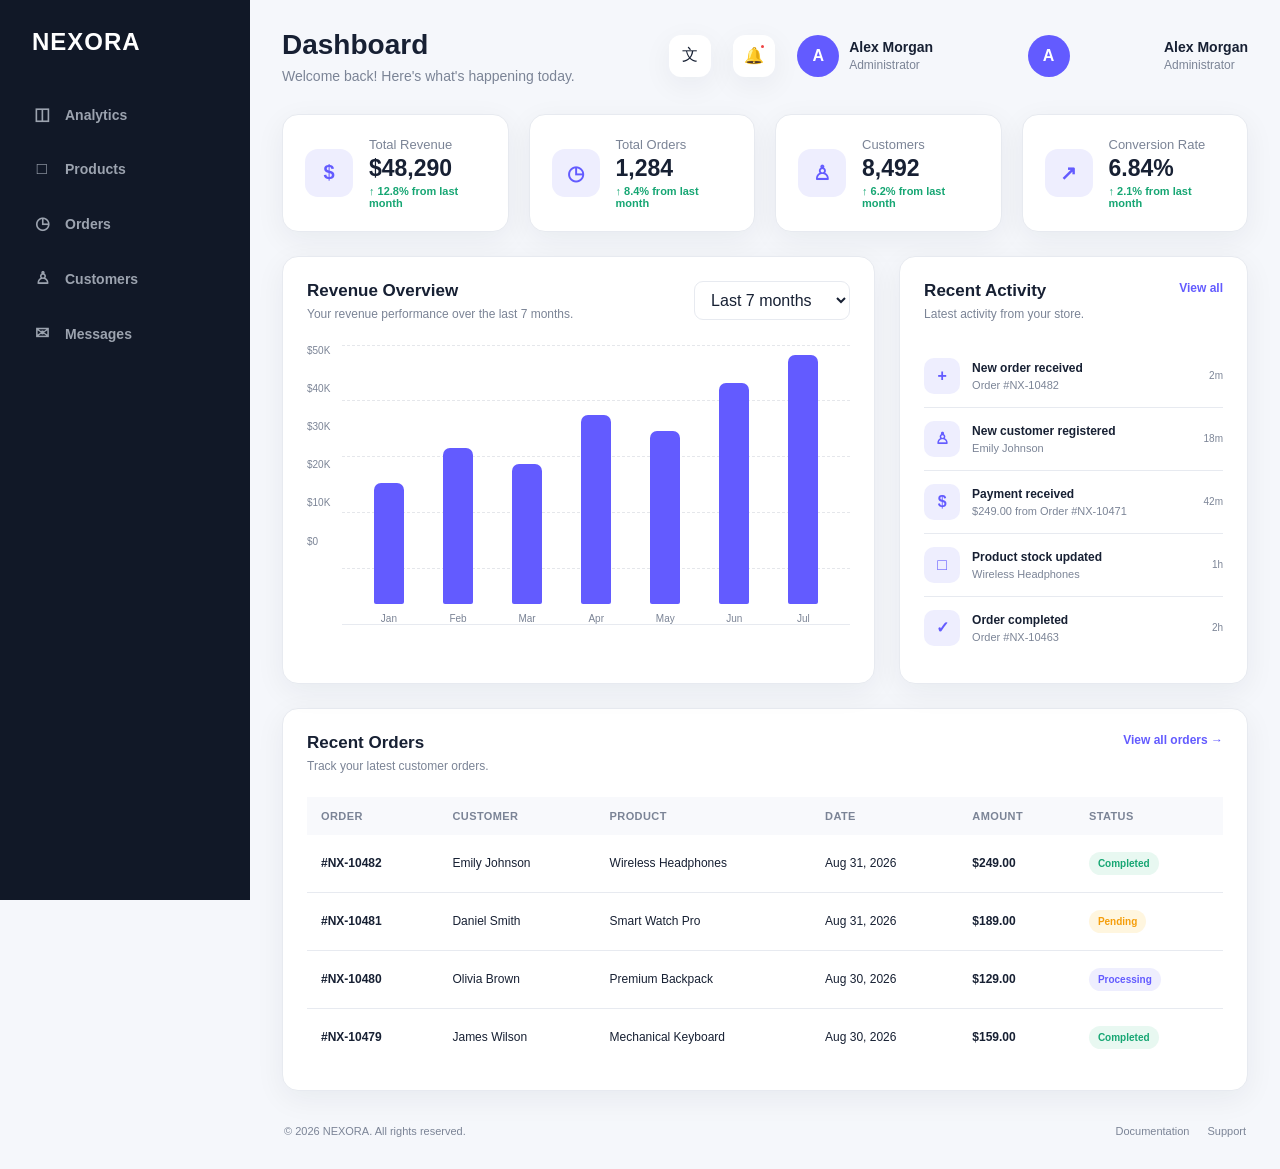
<file: index.html>
<!DOCTYPE html>
<html lang="en">
<head>
    <meta charset="UTF-8">
    <meta name="viewport" content="width=device-width, initial-scale=1.0">

    <title>NEXORA — Modern Admin Dashboard</title>

    <meta name="description" content="NEXORA is a modern, professional and responsive admin dashboard template.">
    <meta name="author" content="NEXORA">
    <link rel="stylesheet" href="css/style.css">
</head>
<body>

    <aside class="sidebar">

        <div class="logo">
            NEXORA
        </div>

        <nav class="navigation">

       <a href="pages/analytics.html" class="nav-link">
    <span>◫</span>
    Analytics
</a>

<a href="pages/products.html" class="nav-link">
    <span>□</span>
    Products
</a>

<a href="pages/orders.html" class="nav-link">
    <span>◷</span>
    Orders
</a>

<a href="pages/customers.html" class="nav-link">
    <span>♙</span>
    Customers
</a>

<a href="pages/messages.html" class="nav-link">
    <span>✉</span>
    Messages
</a>

</div>

    </aside>
        <main class="main-content">

        <header class="topbar">

            <div class="header-left">

                <button class="menu-button" id="menuButton">
                    ☰
                </button>

                <div>
                    <h1>Dashboard</h1>
                    <p>Welcome back! Here's what's happening today.</p>
                </div>

            </div>

          <div class="header-right">

    <!-- LANGUAGE -->

    <button
        class="icon-button language-button"
        id="languageButton"
        type="button"
        data-language-button
        aria-label="Language"
        title="Language"
    >
        文
    </button>


    <!-- NOTIFICATIONS -->

    <button
        class="icon-button"
        id="notificationButton"
        type="button"
        aria-label="Notifications"
    >
        🔔

        <span class="notification-dot"></span>

    </button>


    <!-- USER -->

    <div class="user-profile">

        <div class="avatar">
            A
        </div>


        <div class="user-info">

            <strong>
                Alex Morgan
            </strong>

            <span>
                Administrator
            </span>

        </div>

    </div>

</div>

                    <div class="avatar">
                        A
                    </div>

                    <div class="user-info">
                        <strong>Alex Morgan</strong>
                        <span>Administrator</span>
                    </div>

                </div>

            </div>

        </header>
                <section class="stats-grid">

            <article class="stat-card">

                <div class="stat-icon">
                    $
                </div>

                <div class="stat-content">
                    <span class="stat-label">Total Revenue</span>
                    <strong class="stat-value">$48,290</strong>
                    <small class="positive">↑ 12.8% from last month</small>
                </div>

            </article>


            <article class="stat-card">

                <div class="stat-icon">
                    ◷
                </div>

                <div class="stat-content">
                    <span class="stat-label">Total Orders</span>
                    <strong class="stat-value">1,284</strong>
                    <small class="positive">↑ 8.4% from last month</small>
                </div>

            </article>


            <article class="stat-card">

                <div class="stat-icon">
                    ♙
                </div>

                <div class="stat-content">
                    <span class="stat-label">Customers</span>
                    <strong class="stat-value">8,492</strong>
                    <small class="positive">↑ 6.2% from last month</small>
                </div>

            </article>


            <article class="stat-card">

                <div class="stat-icon">
                    ↗
                </div>

                <div class="stat-content">
                    <span class="stat-label">Conversion Rate</span>
                    <strong class="stat-value">6.84%</strong>
                    <small class="positive">↑ 2.1% from last month</small>
                </div>

            </article>

        </section>
                <section class="dashboard-grid">

            <article class="dashboard-card revenue-card">

                <div class="card-header">

                    <div>
                        <h2>Revenue Overview</h2>
                        <p>Your revenue performance over the last 7 months.</p>
                    </div>

                    <select id="revenuePeriod">
                        <option>Last 7 months</option>
                        <option>Last 30 days</option>
                        <option>Last 12 months</option>
                    </select>

                </div>

                <div class="chart-container">

                    <div class="chart-y-axis">
                        <span>$50K</span>
                        <span>$40K</span>
                        <span>$30K</span>
                        <span>$20K</span>
                        <span>$10K</span>
                        <span>$0</span>
                    </div>

                    <div class="chart">

                        <div class="grid-line"></div>
                        <div class="grid-line"></div>
                        <div class="grid-line"></div>
                        <div class="grid-line"></div>
                        <div class="grid-line"></div>

                        <div class="chart-bars">

                            <div class="bar-group">
                                <div class="bar" style="height: 45%;"></div>
                                <span>Jan</span>
                            </div>

                            <div class="bar-group">
                                <div class="bar" style="height: 58%;"></div>
                                <span>Feb</span>
                            </div>

                            <div class="bar-group">
                                <div class="bar" style="height: 52%;"></div>
                                <span>Mar</span>
                            </div>

                            <div class="bar-group">
                                <div class="bar" style="height: 70%;"></div>
                                <span>Apr</span>
                            </div>

                            <div class="bar-group">
                                <div class="bar" style="height: 64%;"></div>
                                <span>May</span>
                            </div>

                            <div class="bar-group">
                                <div class="bar" style="height: 82%;"></div>
                                <span>Jun</span>
                            </div>

                            <div class="bar-group">
                                <div class="bar" style="height: 94%;"></div>
                                <span>Jul</span>
                            </div>

                        </div>

                    </div>

                </div>

            </article>
                        <article class="dashboard-card activity-card">

                <div class="card-header">

                    <div>
                        <h2>Recent Activity</h2>
                        <p>Latest activity from your store.</p>
                    </div>

                    <a href="#" class="view-all">
                        View all
                    </a>

                </div>

                <div class="activity-list">

                    <div class="activity-item">

                        <div class="activity-icon">
                            +
                        </div>

                        <div class="activity-text">
                            <strong>New order received</strong>
                            <span>Order #NX-10482</span>
                        </div>

                        <time>2m</time>

                    </div>


                    <div class="activity-item">

                        <div class="activity-icon">
                            ♙
                        </div>

                        <div class="activity-text">
                            <strong>New customer registered</strong>
                            <span>Emily Johnson</span>
                        </div>

                        <time>18m</time>

                    </div>


                    <div class="activity-item">

                        <div class="activity-icon">
                            $
                        </div>

                        <div class="activity-text">
                            <strong>Payment received</strong>
                            <span>$249.00 from Order #NX-10471</span>
                        </div>

                        <time>42m</time>

                    </div>


                    <div class="activity-item">

                        <div class="activity-icon">
                            □
                        </div>

                        <div class="activity-text">
                            <strong>Product stock updated</strong>
                            <span>Wireless Headphones</span>
                        </div>

                        <time>1h</time>

                    </div>


                    <div class="activity-item">

                        <div class="activity-icon">
                            ✓
                        </div>

                        <div class="activity-text">
                            <strong>Order completed</strong>
                            <span>Order #NX-10463</span>
                        </div>

                        <time>2h</time>

                    </div>

                </div>

            </article>

        </section>
                <section class="dashboard-card orders-card">

            <div class="card-header">

                <div>
                    <h2>Recent Orders</h2>
                    <p>Track your latest customer orders.</p>
                </div>

                <a href="#" class="view-all">
                    View all orders →
                </a>

            </div>


            <div class="table-wrapper">

                <table>

                    <thead>

                        <tr>
                            <th>Order</th>
                            <th>Customer</th>
                            <th>Product</th>
                            <th>Date</th>
                            <th>Amount</th>
                            <th>Status</th>
                        </tr>

                    </thead>


                    <tbody>

                        <tr>

                            <td>
                                <strong>#NX-10482</strong>
                            </td>

                            <td>
                                Emily Johnson
                            </td>

                            <td>
                                Wireless Headphones
                            </td>

                            <td>
                                Aug 31, 2026
                            </td>

                            <td>
                                <strong>$249.00</strong>
                            </td>

                            <td>
                                <span class="status completed">
                                    Completed
                                </span>
                            </td>

                        </tr>


                        <tr>

                            <td>
                                <strong>#NX-10481</strong>
                            </td>

                            <td>
                                Daniel Smith
                            </td>

                            <td>
                                Smart Watch Pro
                            </td>

                            <td>
                                Aug 31, 2026
                            </td>

                            <td>
                                <strong>$189.00</strong>
                            </td>

                            <td>
                                <span class="status pending">
                                    Pending
                                </span>
                            </td>

                        </tr>


                        <tr>

                            <td>
                                <strong>#NX-10480</strong>
                            </td>

                            <td>
                                Olivia Brown
                            </td>

                            <td>
                                Premium Backpack
                            </td>

                            <td>
                                Aug 30, 2026
                            </td>

                            <td>
                                <strong>$129.00</strong>
                            </td>

                            <td>
                                <span class="status processing">
                                    Processing
                                </span>
                            </td>

                        </tr>


                        <tr>

                            <td>
                                <strong>#NX-10479</strong>
                            </td>

                            <td>
                                James Wilson
                            </td>

                            <td>
                                Mechanical Keyboard
                            </td>

                            <td>
                                Aug 30, 2026
                            </td>

                            <td>
                                <strong>$159.00</strong>
                            </td>

                            <td>
                                <span class="status completed">
                                    Completed
                                </span>
                            </td>

                        </tr>

                    </tbody>

                </table>

            </div>

        </section>
                <footer class="footer">

            <span>
                © 2026 NEXORA. All rights reserved.
            </span>

            <div>
                <a href="#">Documentation</a>
                <a href="#">Support</a>
            </div>

        </footer>

    </main>


    <div class="notification-panel" id="notificationPanel">

        <div class="notification-header">

            <h3>Notifications</h3>

            <button id="closeNotifications">
                ×
            </button>

        </div>

        <div class="notification-content">

            <p>
                You have 3 new notifications.
            </p>

        </div>

    </div>
        
    <script src="js/script.js"></script>
    
</body>
</html>
</file>
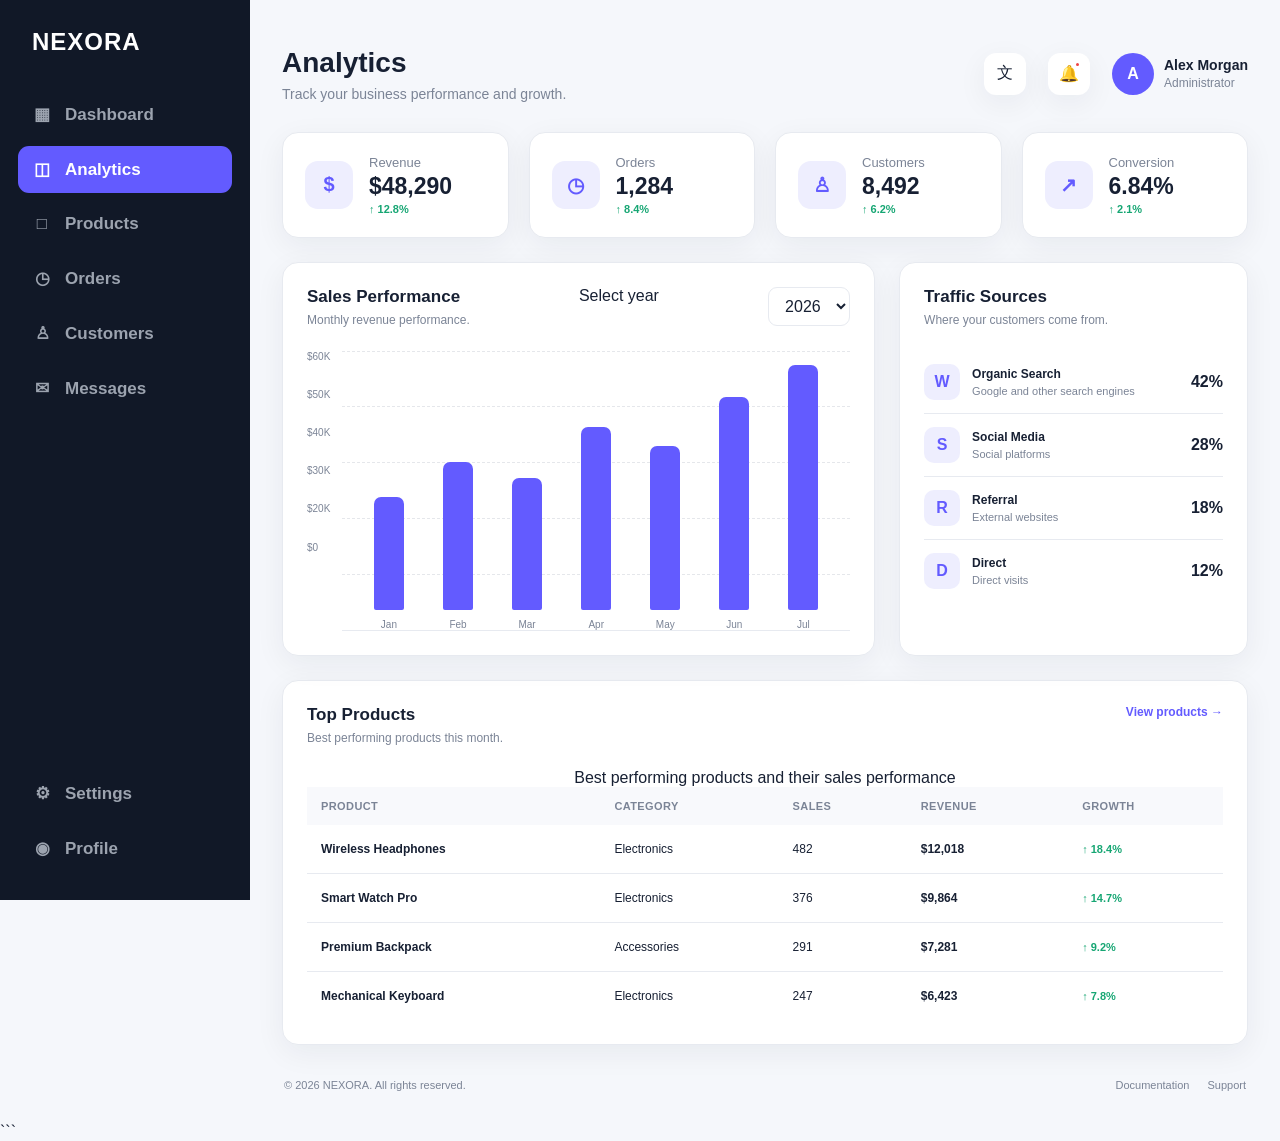
<file: pages/analytics.html>
```html
<!DOCTYPE html>
<html lang="en">

<head>

    <meta charset="UTF-8">

    <meta
        name="viewport"
        content="width=device-width, initial-scale=1.0"
    >

    <title>NEXORA — Analytics</title>

    <meta
        name="description"
        content="NEXORA analytics dashboard with revenue, orders, customers, traffic sources and performance insights."
    >

    <meta
        name="author"
        content="NEXORA"
    >

    <link
        rel="stylesheet"
        href="../css/style.css"
    >

</head>


<body>

    <!-- =====================================================
         SKIP LINK
         ===================================================== -->

    <a
        class="skip-link"
        href="#main-content"
    >
        Skip to main content
    </a>


    <!-- =====================================================
         SIDEBAR
         ===================================================== -->

    <aside
        class="sidebar"
        aria-label="Main navigation"
    >

        <div class="logo">
            NEXORA
        </div>


        <nav class="navigation">

            <a
                href="../index.html"
                class="nav-link"
            >
                <span aria-hidden="true">▦</span>
                <span>Dashboard</span>
            </a>


            <a
                href="analytics.html"
                class="nav-link active"
                aria-current="page"
            >
                <span aria-hidden="true">◫</span>
                <span>Analytics</span>
            </a>


            <a
                href="products.html"
                class="nav-link"
            >
                <span aria-hidden="true">□</span>
                <span>Products</span>
            </a>


            <a
                href="orders.html"
                class="nav-link"
            >
                <span aria-hidden="true">◷</span>
                <span>Orders</span>
            </a>


            <a
                href="customers.html"
                class="nav-link"
            >
                <span aria-hidden="true">♙</span>
                <span>Customers</span>
            </a>


            <a
                href="messages.html"
                class="nav-link"
            >
                <span aria-hidden="true">✉</span>
                <span>Messages</span>
            </a>

        </nav>


        <div class="sidebar-bottom">

            <a
                href="settings.html"
                class="nav-link"
            >
                <span aria-hidden="true">⚙</span>
                <span>Settings</span>
            </a>


            <a
                href="profile.html"
                class="nav-link"
            >
                <span aria-hidden="true">◉</span>
                <span>Profile</span>
            </a>

        </div>

    </aside>



    <!-- =====================================================
         MAIN CONTENT
         ===================================================== -->

    <main
        class="main-content"
        id="main-content"
    >


        <!-- =================================================
             TOPBAR
             ================================================= -->

        <header class="topbar">


            <div class="header-left">

                <button
                    class="menu-button"
                    id="menuButton"
                    type="button"
                    aria-label="Open navigation menu"
                    aria-controls="main-navigation"
                    aria-expanded="false"
                >
                    ☰
                </button>


                <div>

                    <h1>
                        Analytics
                    </h1>

                    <p>
                        Track your business performance and growth.
                    </p>

                </div>

            </div>



            <div class="header-right">


                <!-- LANGUAGE -->

                <button
                    class="icon-button language-button"
                    id="languageButton"
                    type="button"
                    data-language-button
                    aria-label="Change language"
                    title="Change language"
                    aria-haspopup="menu"
                    aria-expanded="false"
                >
                    文
                </button>


                <!-- NOTIFICATIONS -->

                <button
                    class="icon-button"
                    id="notificationButton"
                    type="button"
                    aria-label="Open notifications"
                    aria-controls="notificationPanel"
                    aria-expanded="false"
                >

                    <span aria-hidden="true">
                        🔔
                    </span>

                    <span
                        class="notification-dot"
                        aria-hidden="true"
                    ></span>

                </button>


                <!-- USER PROFILE -->

                <div class="user-profile">

                    <div
                        class="avatar"
                        aria-hidden="true"
                    >
                        A
                    </div>


                    <div class="user-info">

                        <strong>
                            Alex Morgan
                        </strong>

                        <span>
                            Administrator
                        </span>

                    </div>

                </div>

            </div>

        </header>



        <!-- =================================================
             STATISTICS
             ================================================= -->

        <section
            class="stats-grid"
            aria-label="Analytics overview"
        >


            <!-- REVENUE -->

            <article class="stat-card">

                <div
                    class="stat-icon"
                    aria-hidden="true"
                >
                    $
                </div>


                <div class="stat-content">

                    <span class="stat-label">
                        Revenue
                    </span>

                    <strong class="stat-value">
                        $48,290
                    </strong>

                    <small class="positive">
                        ↑ 12.8%
                    </small>

                </div>

            </article>



            <!-- ORDERS -->

            <article class="stat-card">

                <div
                    class="stat-icon"
                    aria-hidden="true"
                >
                    ◷
                </div>


                <div class="stat-content">

                    <span class="stat-label">
                        Orders
                    </span>

                    <strong class="stat-value">
                        1,284
                    </strong>

                    <small class="positive">
                        ↑ 8.4%
                    </small>

                </div>

            </article>



            <!-- CUSTOMERS -->

            <article class="stat-card">

                <div
                    class="stat-icon"
                    aria-hidden="true"
                >
                    ♙
                </div>


                <div class="stat-content">

                    <span class="stat-label">
                        Customers
                    </span>

                    <strong class="stat-value">
                        8,492
                    </strong>

                    <small class="positive">
                        ↑ 6.2%
                    </small>

                </div>

            </article>



            <!-- CONVERSION -->

            <article class="stat-card">

                <div
                    class="stat-icon"
                    aria-hidden="true"
                >
                    ↗
                </div>


                <div class="stat-content">

                    <span class="stat-label">
                        Conversion
                    </span>

                    <strong class="stat-value">
                        6.84%
                    </strong>

                    <small class="positive">
                        ↑ 2.1%
                    </small>

                </div>

            </article>

        </section>



        <!-- =================================================
             ANALYTICS GRID
             ================================================= -->

        <section
            class="dashboard-grid"
            aria-label="Performance analytics"
        >


            <!-- =================================================
                 SALES PERFORMANCE
                 ================================================= -->

            <article class="dashboard-card revenue-card">


                <div class="card-header">


                    <div>

                        <h2>
                            Sales Performance
                        </h2>

                        <p>
                            Monthly revenue performance.
                        </p>

                    </div>


                    <label
                        class="sr-only"
                        for="analyticsYear"
                    >
                        Select year
                    </label>


                    <select
                        id="analyticsYear"
                        aria-label="Select analytics year"
                    >

                        <option value="2026" selected>
                            2026
                        </option>

                        <option value="2025">
                            2025
                        </option>

                        <option value="2024">
                            2024
                        </option>

                    </select>

                </div>



                <div class="chart-container">


                    <!-- Y AXIS -->

                    <div
                        class="chart-y-axis"
                        aria-hidden="true"
                    >

                        <span>
                            $60K
                        </span>

                        <span>
                            $50K
                        </span>

                        <span>
                            $40K
                        </span>

                        <span>
                            $30K
                        </span>

                        <span>
                            $20K
                        </span>

                        <span>
                            $0
                        </span>

                    </div>



                    <!-- CHART -->

                    <div
                        class="chart"
                        role="img"
                        aria-label="Monthly revenue chart from January to July 2026, with July showing the highest performance."
                    >


                        <div
                            class="grid-line"
                            aria-hidden="true"
                        ></div>

                        <div
                            class="grid-line"
                            aria-hidden="true"
                        ></div>

                        <div
                            class="grid-line"
                            aria-hidden="true"
                        ></div>

                        <div
                            class="grid-line"
                            aria-hidden="true"
                        ></div>

                        <div
                            class="grid-line"
                            aria-hidden="true"
                        ></div>



                        <div class="chart-bars">


                            <!-- JANUARY -->

                            <div class="bar-group">

                                <div
                                    class="bar"
                                    style="height: 42%;"
                                    title="January: 42%"
                                ></div>

                                <span>
                                    Jan
                                </span>

                            </div>



                            <!-- FEBRUARY -->

                            <div class="bar-group">

                                <div
                                    class="bar"
                                    style="height: 55%;"
                                    title="February: 55%"
                                ></div>

                                <span>
                                    Feb
                                </span>

                            </div>



                            <!-- MARCH -->

                            <div class="bar-group">

                                <div
                                    class="bar"
                                    style="height: 49%;"
                                    title="March: 49%"
                                ></div>

                                <span>
                                    Mar
                                </span>

                            </div>



                            <!-- APRIL -->

                            <div class="bar-group">

                                <div
                                    class="bar"
                                    style="height: 68%;"
                                    title="April: 68%"
                                ></div>

                                <span>
                                    Apr
                                </span>

                            </div>



                            <!-- MAY -->

                            <div class="bar-group">

                                <div
                                    class="bar"
                                    style="height: 61%;"
                                    title="May: 61%"
                                ></div>

                                <span>
                                    May
                                </span>

                            </div>



                            <!-- JUNE -->

                            <div class="bar-group">

                                <div
                                    class="bar"
                                    style="height: 79%;"
                                    title="June: 79%"
                                ></div>

                                <span>
                                    Jun
                                </span>

                            </div>



                            <!-- JULY -->

                            <div class="bar-group">

                                <div
                                    class="bar"
                                    style="height: 91%;"
                                    title="July: 91%"
                                ></div>

                                <span>
                                    Jul
                                </span>

                            </div>

                        </div>

                    </div>

                </div>

            </article>



            <!-- =================================================
                 TRAFFIC SOURCES
                 ================================================= -->

            <article class="dashboard-card">


                <div class="card-header">

                    <div>

                        <h2>
                            Traffic Sources
                        </h2>

                        <p>
                            Where your customers come from.
                        </p>

                    </div>

                </div>



                <div class="activity-list">


                    <!-- ORGANIC SEARCH -->

                    <div class="activity-item">

                        <div
                            class="activity-icon"
                            aria-hidden="true"
                        >
                            W
                        </div>

                        <div class="activity-text">

                            <strong>
                                Organic Search
                            </strong>

                            <span>
                                Google and other search engines
                            </span>

                        </div>

                        <strong>
                            42%
                        </strong>

                    </div>



                    <!-- SOCIAL MEDIA -->

                    <div class="activity-item">

                        <div
                            class="activity-icon"
                            aria-hidden="true"
                        >
                            S
                        </div>

                        <div class="activity-text">

                            <strong>
                                Social Media
                            </strong>

                            <span>
                                Social platforms
                            </span>

                        </div>

                        <strong>
                            28%
                        </strong>

                    </div>



                    <!-- REFERRAL -->

                    <div class="activity-item">

                        <div
                            class="activity-icon"
                            aria-hidden="true"
                        >
                            R
                        </div>

                        <div class="activity-text">

                            <strong>
                                Referral
                            </strong>

                            <span>
                                External websites
                            </span>

                        </div>

                        <strong>
                            18%
                        </strong>

                    </div>



                    <!-- DIRECT -->

                    <div class="activity-item">

                        <div
                            class="activity-icon"
                            aria-hidden="true"
                        >
                            D
                        </div>

                        <div class="activity-text">

                            <strong>
                                Direct
                            </strong>

                            <span>
                                Direct visits
                            </span>

                        </div>

                        <strong>
                            12%
                        </strong>

                    </div>

                </div>

            </article>

        </section>



        <!-- =================================================
             TOP PRODUCTS
             ================================================= -->

        <section
            class="dashboard-card orders-card"
            aria-labelledby="topProductsTitle"
        >


            <div class="card-header">


                <div>

                    <h2 id="topProductsTitle">
                        Top Products
                    </h2>

                    <p>
                        Best performing products this month.
                    </p>

                </div>


                <a
                    href="products.html"
                    class="view-all"
                >
                    View products →
                </a>

            </div>



            <div class="table-wrapper">


                <table>

                    <caption class="sr-only">
                        Best performing products and their sales performance
                    </caption>


                    <thead>

                        <tr>

                            <th scope="col">
                                Product
                            </th>

                            <th scope="col">
                                Category
                            </th>

                            <th scope="col">
                                Sales
                            </th>

                            <th scope="col">
                                Revenue
                            </th>

                            <th scope="col">
                                Growth
                            </th>

                        </tr>

                    </thead>



                    <tbody>


                        <!-- PRODUCT 1 -->

                        <tr>

                            <td>
                                <strong>
                                    Wireless Headphones
                                </strong>
                            </td>

                            <td>
                                Electronics
                            </td>

                            <td>
                                482
                            </td>

                            <td>
                                <strong>
                                    $12,018
                                </strong>
                            </td>

                            <td>

                                <span class="positive">
                                    ↑ 18.4%
                                </span>

                            </td>

                        </tr>



                        <!-- PRODUCT 2 -->

                        <tr>

                            <td>
                                <strong>
                                    Smart Watch Pro
                                </strong>
                            </td>

                            <td>
                                Electronics
                            </td>

                            <td>
                                376
                            </td>

                            <td>
                                <strong>
                                    $9,864
                                </strong>
                            </td>

                            <td>

                                <span class="positive">
                                    ↑ 14.7%
                                </span>

                            </td>

                        </tr>



                        <!-- PRODUCT 3 -->

                        <tr>

                            <td>
                                <strong>
                                    Premium Backpack
                                </strong>
                            </td>

                            <td>
                                Accessories
                            </td>

                            <td>
                                291
                            </td>

                            <td>
                                <strong>
                                    $7,281
                                </strong>
                            </td>

                            <td>

                                <span class="positive">
                                    ↑ 9.2%
                                </span>

                            </td>

                        </tr>



                        <!-- PRODUCT 4 -->

                        <tr>

                            <td>
                                <strong>
                                    Mechanical Keyboard
                                </strong>
                            </td>

                            <td>
                                Electronics
                            </td>

                            <td>
                                247
                            </td>

                            <td>
                                <strong>
                                    $6,423
                                </strong>
                            </td>

                            <td>

                                <span class="positive">
                                    ↑ 7.8%
                                </span>

                            </td>

                        </tr>


                    </tbody>

                </table>

            </div>

        </section>



        <!-- =================================================
             FOOTER
             ================================================= -->

        <footer class="footer">


            <span>
                © 2026 NEXORA. All rights reserved.
            </span>


            <div>

                <a href="../index.html">
                    Documentation
                </a>

                <a href="settings.html">
                    Support
                </a>

            </div>

        </footer>


    </main>



    <!-- =====================================================
         NOTIFICATION PANEL
         ===================================================== -->

    <div
        class="notification-panel"
        id="notificationPanel"
        role="dialog"
        aria-labelledby="notificationTitle"
        aria-hidden="true"
    >


        <div class="notification-header">

            <h3 id="notificationTitle">
                Notifications
            </h3>


            <button
                id="closeNotifications"
                type="button"
                aria-label="Close notifications"
            >
                ×
            </button>

        </div>


        <div class="notification-content">

            <p>
                You have 3 new notifications.
            </p>

        </div>

    </div>



    <!-- =====================================================
         NEXORA JAVASCRIPT
         ===================================================== -->

    <script src="../js/script.js"></script>


</body>

</html>
```
</file>
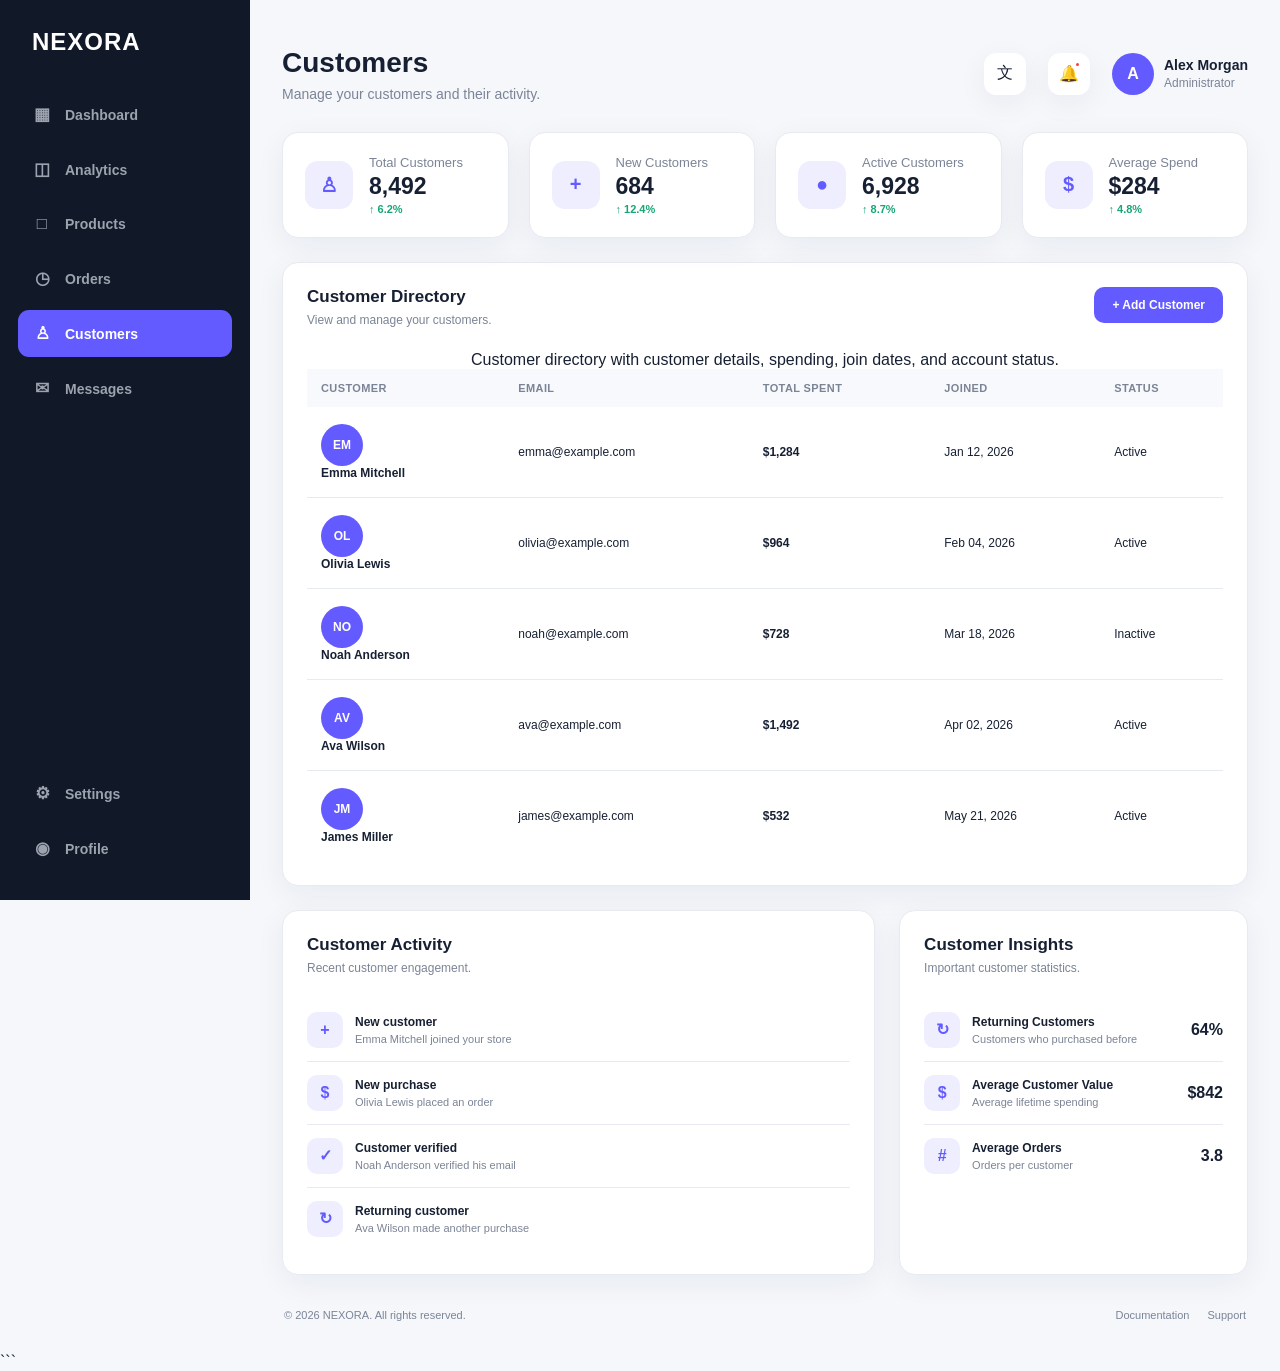
<file: pages/customers.html>
```html
<!DOCTYPE html>
<html lang="en">

<head>

    <meta charset="UTF-8">

    <meta
        name="viewport"
        content="width=device-width, initial-scale=1.0"
    >

    <title>NEXORA — Customers</title>

    <meta
        name="description"
        content="NEXORA customer management dashboard."
    >

    <meta
        name="author"
        content="NEXORA"
    >

    <link
        rel="stylesheet"
        href="../css/style.css"
    >

</head>


<body>

    <!-- =====================================================
         SIDEBAR
         ===================================================== -->

    <aside
        class="sidebar"
        aria-label="Main navigation"
    >

        <div class="logo">
            NEXORA
        </div>


        <nav class="navigation">

            <a
                href="../index.html"
                class="nav-link"
            >
                <span aria-hidden="true">▦</span>
                Dashboard
            </a>


            <a
                href="analytics.html"
                class="nav-link"
            >
                <span aria-hidden="true">◫</span>
                Analytics
            </a>


            <a
                href="products.html"
                class="nav-link"
            >
                <span aria-hidden="true">□</span>
                Products
            </a>


            <a
                href="orders.html"
                class="nav-link"
            >
                <span aria-hidden="true">◷</span>
                Orders
            </a>


            <a
                href="customers.html"
                class="nav-link active"
                aria-current="page"
            >
                <span aria-hidden="true">♙</span>
                Customers
            </a>


            <a
                href="messages.html"
                class="nav-link"
            >
                <span aria-hidden="true">✉</span>
                Messages
            </a>

        </nav>


        <div class="sidebar-bottom">

            <a
                href="settings.html"
                class="nav-link"
            >
                <span aria-hidden="true">⚙</span>
                Settings
            </a>


            <a
                href="profile.html"
                class="nav-link"
            >
                <span aria-hidden="true">◉</span>
                Profile
            </a>

        </div>

    </aside>



    <!-- =====================================================
         MAIN CONTENT
         ===================================================== -->

    <main class="main-content">


        <!-- =================================================
             TOPBAR
             ================================================= -->

        <header class="topbar">


            <div class="header-left">

                <button
                    class="menu-button"
                    id="menuButton"
                    type="button"
                    aria-label="Open menu"
                    aria-controls="mainSidebar"
                    aria-expanded="false"
                >
                    ☰
                </button>


                <div>

                    <h1>
                        Customers
                    </h1>

                    <p>
                        Manage your customers and their activity.
                    </p>

                </div>

            </div>



            <div class="header-right">


                <!-- LANGUAGE -->

                <button
                    class="icon-button language-button"
                    id="languageButton"
                    type="button"
                    data-language-button
                    aria-label="Language"
                    title="Language"
                    aria-haspopup="menu"
                    aria-expanded="false"
                >
                    文
                </button>


                <!-- NOTIFICATIONS -->

                <button
                    class="icon-button"
                    id="notificationButton"
                    type="button"
                    aria-label="Notifications"
                    aria-controls="notificationPanel"
                    aria-expanded="false"
                >

                    🔔

                    <span
                        class="notification-dot"
                        aria-hidden="true"
                    ></span>

                </button>


                <!-- USER -->

                <a
                    href="profile.html"
                    class="user-profile"
                    aria-label="Open profile"
                >

                    <div
                        class="avatar"
                        aria-hidden="true"
                    >
                        A
                    </div>


                    <div class="user-info">

                        <strong>
                            Alex Morgan
                        </strong>

                        <span>
                            Administrator
                        </span>

                    </div>

                </a>

            </div>

        </header>



        <!-- =================================================
             CUSTOMER STATISTICS
             ================================================= -->

        <section
            class="stats-grid"
            aria-label="Customer statistics"
        >


            <article class="stat-card">

                <div
                    class="stat-icon"
                    aria-hidden="true"
                >
                    ♙
                </div>


                <div class="stat-content">

                    <span class="stat-label">
                        Total Customers
                    </span>

                    <strong class="stat-value">
                        8,492
                    </strong>

                    <small class="positive">
                        ↑ 6.2%
                    </small>

                </div>

            </article>



            <article class="stat-card">

                <div
                    class="stat-icon"
                    aria-hidden="true"
                >
                    +
                </div>


                <div class="stat-content">

                    <span class="stat-label">
                        New Customers
                    </span>

                    <strong class="stat-value">
                        684
                    </strong>

                    <small class="positive">
                        ↑ 12.4%
                    </small>

                </div>

            </article>



            <article class="stat-card">

                <div
                    class="stat-icon"
                    aria-hidden="true"
                >
                    ●
                </div>


                <div class="stat-content">

                    <span class="stat-label">
                        Active Customers
                    </span>

                    <strong class="stat-value">
                        6,928
                    </strong>

                    <small class="positive">
                        ↑ 8.7%
                    </small>

                </div>

            </article>



            <article class="stat-card">

                <div
                    class="stat-icon"
                    aria-hidden="true"
                >
                    $
                </div>


                <div class="stat-content">

                    <span class="stat-label">
                        Average Spend
                    </span>

                    <strong class="stat-value">
                        $284
                    </strong>

                    <small class="positive">
                        ↑ 4.8%
                    </small>

                </div>

            </article>

        </section>



        <!-- =================================================
             CUSTOMER DIRECTORY
             ================================================= -->

        <section class="dashboard-card orders-card">


            <div class="card-header">


                <div>

                    <h2>
                        Customer Directory
                    </h2>

                    <p>
                        View and manage your customers.
                    </p>

                </div>


                <button
                    class="primary-button"
                    type="button"
                    aria-label="Add a new customer"
                >
                    + Add Customer
                </button>

            </div>



            <div class="table-wrapper">


                <table>

                    <caption class="sr-only">
                        Customer directory with customer details, spending,
                        join dates, and account status.
                    </caption>


                    <thead>

                        <tr>

                            <th scope="col">
                                Customer
                            </th>

                            <th scope="col">
                                Email
                            </th>

                            <th scope="col">
                                Total Spent
                            </th>

                            <th scope="col">
                                Joined
                            </th>

                            <th scope="col">
                                Status
                            </th>

                        </tr>

                    </thead>



                    <tbody>


                        <tr>

                            <td>

                                <div class="table-user">

                                    <div
                                        class="avatar"
                                        aria-hidden="true"
                                    >
                                        EM
                                    </div>

                                    <strong>
                                        Emma Mitchell
                                    </strong>

                                </div>

                            </td>


                            <td>
                                emma@example.com
                            </td>


                            <td>
                                <strong>
                                    $1,284
                                </strong>
                            </td>


                            <td>
                                Jan 12, 2026
                            </td>


                            <td>

                                <span class="status-badge completed">
                                    Active
                                </span>

                            </td>

                        </tr>



                        <tr>

                            <td>

                                <div class="table-user">

                                    <div
                                        class="avatar"
                                        aria-hidden="true"
                                    >
                                        OL
                                    </div>

                                    <strong>
                                        Olivia Lewis
                                    </strong>

                                </div>

                            </td>


                            <td>
                                olivia@example.com
                            </td>


                            <td>
                                <strong>
                                    $964
                                </strong>
                            </td>


                            <td>
                                Feb 04, 2026
                            </td>


                            <td>

                                <span class="status-badge completed">
                                    Active
                                </span>

                            </td>

                        </tr>



                        <tr>

                            <td>

                                <div class="table-user">

                                    <div
                                        class="avatar"
                                        aria-hidden="true"
                                    >
                                        NO
                                    </div>

                                    <strong>
                                        Noah Anderson
                                    </strong>

                                </div>

                            </td>


                            <td>
                                noah@example.com
                            </td>


                            <td>
                                <strong>
                                    $728
                                </strong>
                            </td>


                            <td>
                                Mar 18, 2026
                            </td>


                            <td>

                                <span class="status-badge pending">
                                    Inactive
                                </span>

                            </td>

                        </tr>



                        <tr>

                            <td>

                                <div class="table-user">

                                    <div
                                        class="avatar"
                                        aria-hidden="true"
                                    >
                                        AV
                                    </div>

                                    <strong>
                                        Ava Wilson
                                    </strong>

                                </div>

                            </td>


                            <td>
                                ava@example.com
                            </td>


                            <td>
                                <strong>
                                    $1,492
                                </strong>
                            </td>


                            <td>
                                Apr 02, 2026
                            </td>


                            <td>

                                <span class="status-badge completed">
                                    Active
                                </span>

                            </td>

                        </tr>



                        <tr>

                            <td>

                                <div class="table-user">

                                    <div
                                        class="avatar"
                                        aria-hidden="true"
                                    >
                                        JM
                                    </div>

                                    <strong>
                                        James Miller
                                    </strong>

                                </div>

                            </td>


                            <td>
                                james@example.com
                            </td>


                            <td>
                                <strong>
                                    $532
                                </strong>
                            </td>


                            <td>
                                May 21, 2026
                            </td>


                            <td>

                                <span class="status-badge completed">
                                    Active
                                </span>

                            </td>

                        </tr>


                    </tbody>

                </table>

            </div>

        </section>



        <!-- =================================================
             CUSTOMER ACTIVITY + INSIGHTS
             ================================================= -->

        <section class="dashboard-grid">


            <!-- CUSTOMER ACTIVITY -->

            <article class="dashboard-card">


                <div class="card-header">

                    <div>

                        <h2>
                            Customer Activity
                        </h2>

                        <p>
                            Recent customer engagement.
                        </p>

                    </div>

                </div>



                <div class="activity-list">


                    <div class="activity-item">

                        <div
                            class="activity-icon"
                            aria-hidden="true"
                        >
                            +
                        </div>

                        <div class="activity-text">

                            <strong>
                                New customer
                            </strong>

                            <span>
                                Emma Mitchell joined your store
                            </span>

                        </div>

                    </div>



                    <div class="activity-item">

                        <div
                            class="activity-icon"
                            aria-hidden="true"
                        >
                            $
                        </div>

                        <div class="activity-text">

                            <strong>
                                New purchase
                            </strong>

                            <span>
                                Olivia Lewis placed an order
                            </span>

                        </div>

                    </div>



                    <div class="activity-item">

                        <div
                            class="activity-icon"
                            aria-hidden="true"
                        >
                            ✓
                        </div>

                        <div class="activity-text">

                            <strong>
                                Customer verified
                            </strong>

                            <span>
                                Noah Anderson verified his email
                            </span>

                        </div>

                    </div>



                    <div class="activity-item">

                        <div
                            class="activity-icon"
                            aria-hidden="true"
                        >
                            ↻
                        </div>

                        <div class="activity-text">

                            <strong>
                                Returning customer
                            </strong>

                            <span>
                                Ava Wilson made another purchase
                            </span>

                        </div>

                    </div>

                </div>

            </article>



            <!-- CUSTOMER INSIGHTS -->

            <article class="dashboard-card">


                <div class="card-header">

                    <div>

                        <h2>
                            Customer Insights
                        </h2>

                        <p>
                            Important customer statistics.
                        </p>

                    </div>

                </div>



                <div class="activity-list">


                    <div class="activity-item">

                        <div
                            class="activity-icon"
                            aria-hidden="true"
                        >
                            ↻
                        </div>

                        <div class="activity-text">

                            <strong>
                                Returning Customers
                            </strong>

                            <span>
                                Customers who purchased before
                            </span>

                        </div>

                        <strong>
                            64%
                        </strong>

                    </div>



                    <div class="activity-item">

                        <div
                            class="activity-icon"
                            aria-hidden="true"
                        >
                            $
                        </div>

                        <div class="activity-text">

                            <strong>
                                Average Customer Value
                            </strong>

                            <span>
                                Average lifetime spending
                            </span>

                        </div>

                        <strong>
                            $842
                        </strong>

                    </div>



                    <div class="activity-item">

                        <div
                            class="activity-icon"
                            aria-hidden="true"
                        >
                            #
                        </div>

                        <div class="activity-text">

                            <strong>
                                Average Orders
                            </strong>

                            <span>
                                Orders per customer
                            </span>

                        </div>

                        <strong>
                            3.8
                        </strong>

                    </div>

                </div>

            </article>

        </section>



        <!-- =================================================
             FOOTER
             ================================================= -->

        <footer class="footer">

            <span>
                © 2026 NEXORA. All rights reserved.
            </span>


            <div>

                <a href="#">
                    Documentation
                </a>

                <a href="#">
                    Support
                </a>

            </div>

        </footer>


    </main>



    <!-- =====================================================
         NOTIFICATION PANEL
         ===================================================== -->

    <div
        class="notification-panel"
        id="notificationPanel"
        role="dialog"
        aria-label="Notifications"
        aria-hidden="true"
    >

        <div class="notification-header">

            <h3>
                Notifications
            </h3>


            <button
                id="closeNotifications"
                type="button"
                aria-label="Close notifications"
            >
                ×
            </button>

        </div>


        <div class="notification-content">

            <p>
                You have 3 new notifications.
            </p>

        </div>

    </div>



    <!-- =====================================================
         NEXORA MASTER SCRIPT
         ===================================================== -->

    <script src="../js/script.js"></script>


</body>

</html>
```
</file>
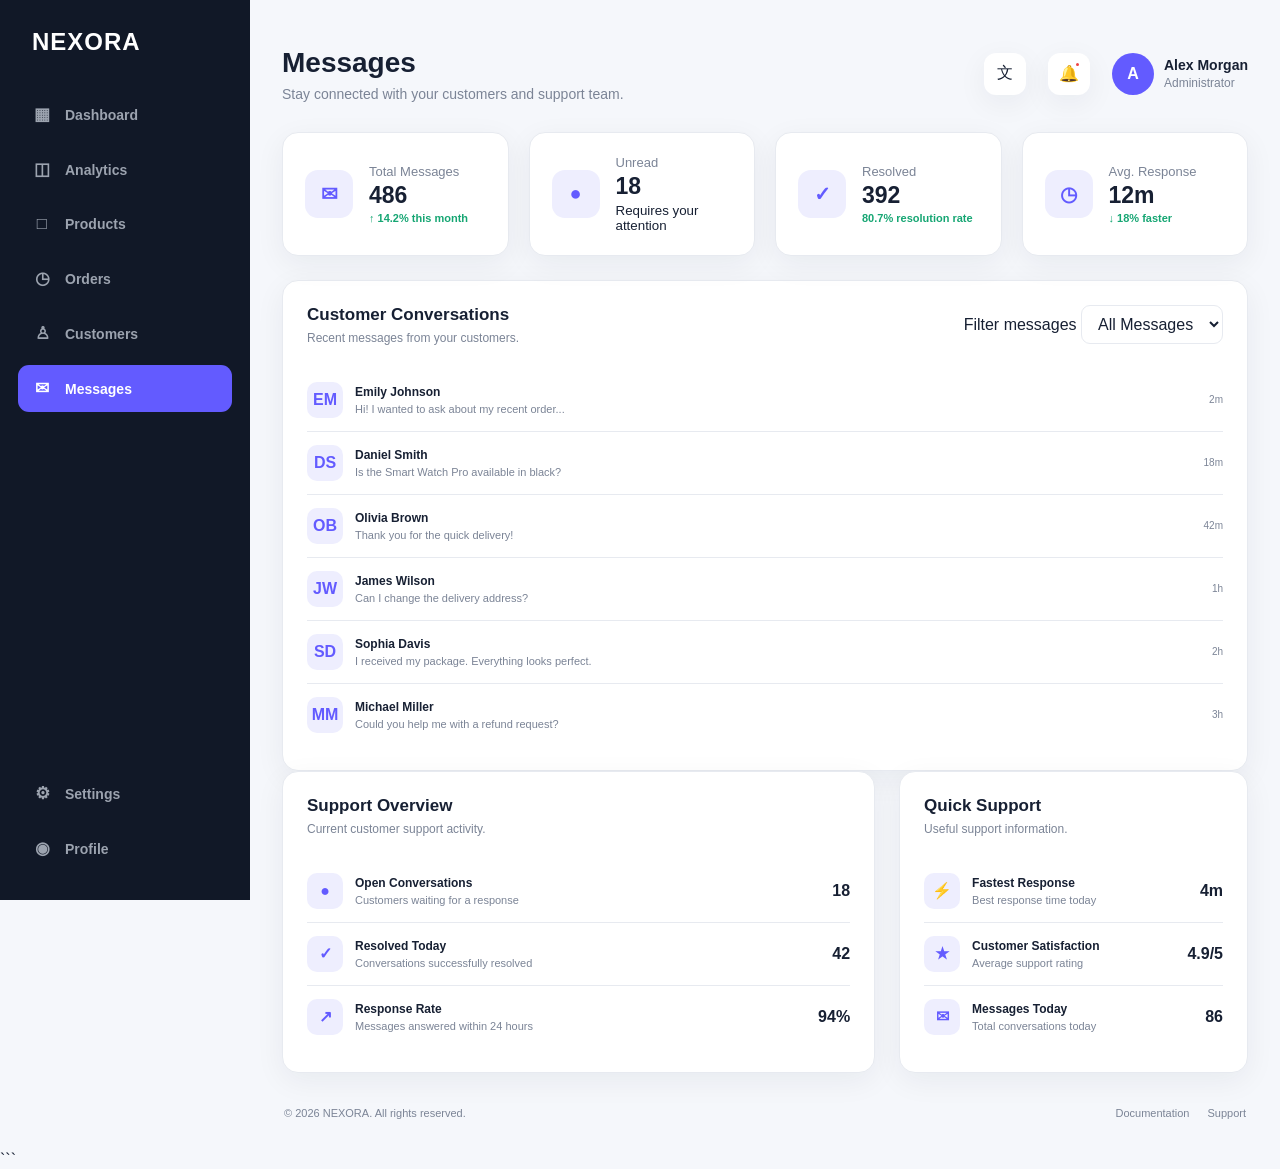
<file: pages/messages.html>
```html
<!DOCTYPE html>
<html lang="en">

<head>

    <meta charset="UTF-8">

    <meta
        name="viewport"
        content="width=device-width, initial-scale=1.0"
    >

    <title>NEXORA — Messages</title>

    <meta
        name="description"
        content="NEXORA messaging dashboard for managing customer conversations and support messages."
    >

    <meta
        name="author"
        content="NEXORA"
    >

    <link
        rel="stylesheet"
        href="../css/style.css"
    >

</head>


<body>

    <!-- =====================================================
         SIDEBAR
         ===================================================== -->

    <aside
        class="sidebar"
        id="mainSidebar"
        aria-label="Main navigation"
    >

        <div class="logo">
            NEXORA
        </div>


        <nav class="navigation">

            <a
                href="../index.html"
                class="nav-link"
            >
                <span aria-hidden="true">▦</span>
                Dashboard
            </a>


            <a
                href="analytics.html"
                class="nav-link"
            >
                <span aria-hidden="true">◫</span>
                Analytics
            </a>


            <a
                href="products.html"
                class="nav-link"
            >
                <span aria-hidden="true">□</span>
                Products
            </a>


            <a
                href="orders.html"
                class="nav-link"
            >
                <span aria-hidden="true">◷</span>
                Orders
            </a>


            <a
                href="customers.html"
                class="nav-link"
            >
                <span aria-hidden="true">♙</span>
                Customers
            </a>


            <a
                href="messages.html"
                class="nav-link active"
                aria-current="page"
            >
                <span aria-hidden="true">✉</span>
                Messages
            </a>

        </nav>


        <div class="sidebar-bottom">

            <a
                href="settings.html"
                class="nav-link"
            >
                <span aria-hidden="true">⚙</span>
                Settings
            </a>


            <a
                href="profile.html"
                class="nav-link"
            >
                <span aria-hidden="true">◉</span>
                Profile
            </a>

        </div>

    </aside>



    <!-- =====================================================
         MAIN CONTENT
         ===================================================== -->

    <main class="main-content">


        <!-- =================================================
             TOPBAR
             ================================================= -->

        <header class="topbar">


            <div class="header-left">

                <button
                    class="menu-button"
                    id="menuButton"
                    type="button"
                    aria-label="Open menu"
                    aria-controls="mainSidebar"
                    aria-expanded="false"
                >
                    ☰
                </button>


                <div>

                    <h1>
                        Messages
                    </h1>

                    <p>
                        Stay connected with your customers and support team.
                    </p>

                </div>

            </div>



            <div class="header-right">


                <!-- LANGUAGE -->

                <button
                    class="icon-button language-button"
                    id="languageButton"
                    type="button"
                    data-language-button
                    aria-label="Language"
                    title="Language"
                    aria-haspopup="menu"
                    aria-expanded="false"
                >
                    文
                </button>


                <!-- NOTIFICATIONS -->

                <button
                    class="icon-button"
                    id="notificationButton"
                    type="button"
                    aria-label="Notifications"
                    aria-controls="notificationPanel"
                    aria-expanded="false"
                >

                    🔔

                    <span
                        class="notification-dot"
                        aria-hidden="true"
                    ></span>

                </button>


                <!-- USER -->

                <a
                    href="profile.html"
                    class="user-profile"
                    aria-label="Open profile"
                >

                    <div
                        class="avatar"
                        aria-hidden="true"
                    >
                        A
                    </div>


                    <div class="user-info">

                        <strong>
                            Alex Morgan
                        </strong>

                        <span>
                            Administrator
                        </span>

                    </div>

                </a>

            </div>

        </header>



        <!-- =================================================
             MESSAGE STATISTICS
             ================================================= -->

        <section
            class="stats-grid"
            aria-label="Message statistics"
        >


            <article class="stat-card">

                <div
                    class="stat-icon"
                    aria-hidden="true"
                >
                    ✉
                </div>


                <div class="stat-content">

                    <span class="stat-label">
                        Total Messages
                    </span>

                    <strong class="stat-value">
                        486
                    </strong>

                    <small class="positive">
                        ↑ 14.2% this month
                    </small>

                </div>

            </article>



            <article class="stat-card">

                <div
                    class="stat-icon"
                    aria-hidden="true"
                >
                    ●
                </div>


                <div class="stat-content">

                    <span class="stat-label">
                        Unread
                    </span>

                    <strong class="stat-value">
                        18
                    </strong>

                    <small>
                        Requires your attention
                    </small>

                </div>

            </article>



            <article class="stat-card">

                <div
                    class="stat-icon"
                    aria-hidden="true"
                >
                    ✓
                </div>


                <div class="stat-content">

                    <span class="stat-label">
                        Resolved
                    </span>

                    <strong class="stat-value">
                        392
                    </strong>

                    <small class="positive">
                        80.7% resolution rate
                    </small>

                </div>

            </article>



            <article class="stat-card">

                <div
                    class="stat-icon"
                    aria-hidden="true"
                >
                    ◷
                </div>


                <div class="stat-content">

                    <span class="stat-label">
                        Avg. Response
                    </span>

                    <strong class="stat-value">
                        12m
                    </strong>

                    <small class="positive">
                        ↓ 18% faster
                    </small>

                </div>

            </article>

        </section>



        <!-- =================================================
             CUSTOMER CONVERSATIONS
             ================================================= -->

        <section class="dashboard-card">


            <div class="card-header">


                <div>

                    <h2>
                        Customer Conversations
                    </h2>

                    <p>
                        Recent messages from your customers.
                    </p>

                </div>


                <div>

                    <label
                        for="messageFilter"
                        class="sr-only"
                    >
                        Filter messages
                    </label>

                    <select id="messageFilter">

                        <option>
                            All Messages
                        </option>

                        <option>
                            Unread
                        </option>

                        <option>
                            Resolved
                        </option>

                    </select>

                </div>

            </div>



            <div class="activity-list">


                <div class="activity-item">

                    <div
                        class="activity-icon"
                        aria-hidden="true"
                    >
                        EM
                    </div>


                    <div class="activity-text">

                        <strong>
                            Emily Johnson
                        </strong>

                        <span>
                            Hi! I wanted to ask about my recent order...
                        </span>

                    </div>


                    <time
                        datetime="2026-09-02T19:08"
                        title="2 minutes ago"
                    >
                        2m
                    </time>

                </div>



                <div class="activity-item">

                    <div
                        class="activity-icon"
                        aria-hidden="true"
                    >
                        DS
                    </div>


                    <div class="activity-text">

                        <strong>
                            Daniel Smith
                        </strong>

                        <span>
                            Is the Smart Watch Pro available in black?
                        </span>

                    </div>


                    <time
                        datetime="2026-09-02T18:52"
                        title="18 minutes ago"
                    >
                        18m
                    </time>

                </div>



                <div class="activity-item">

                    <div
                        class="activity-icon"
                        aria-hidden="true"
                    >
                        OB
                    </div>


                    <div class="activity-text">

                        <strong>
                            Olivia Brown
                        </strong>

                        <span>
                            Thank you for the quick delivery!
                        </span>

                    </div>


                    <time
                        datetime="2026-09-02T18:28"
                        title="42 minutes ago"
                    >
                        42m
                    </time>

                </div>



                <div class="activity-item">

                    <div
                        class="activity-icon"
                        aria-hidden="true"
                    >
                        JW
                    </div>


                    <div class="activity-text">

                        <strong>
                            James Wilson
                        </strong>

                        <span>
                            Can I change the delivery address?
                        </span>

                    </div>


                    <time
                        datetime="2026-09-02T18:10"
                        title="1 hour ago"
                    >
                        1h
                    </time>

                </div>



                <div class="activity-item">

                    <div
                        class="activity-icon"
                        aria-hidden="true"
                    >
                        SD
                    </div>


                    <div class="activity-text">

                        <strong>
                            Sophia Davis
                        </strong>

                        <span>
                            I received my package. Everything looks perfect.
                        </span>

                    </div>


                    <time
                        datetime="2026-09-02T17:10"
                        title="2 hours ago"
                    >
                        2h
                    </time>

                </div>



                <div class="activity-item">

                    <div
                        class="activity-icon"
                        aria-hidden="true"
                    >
                        MM
                    </div>


                    <div class="activity-text">

                        <strong>
                            Michael Miller
                        </strong>

                        <span>
                            Could you help me with a refund request?
                        </span>

                    </div>


                    <time
                        datetime="2026-09-02T16:10"
                        title="3 hours ago"
                    >
                        3h
                    </time>

                </div>

            </div>

        </section>



        <!-- =================================================
             SUPPORT OVERVIEW + QUICK SUPPORT
             ================================================= -->

        <section class="dashboard-grid">


            <!-- SUPPORT OVERVIEW -->

            <article class="dashboard-card">


                <div class="card-header">

                    <div>

                        <h2>
                            Support Overview
                        </h2>

                        <p>
                            Current customer support activity.
                        </p>

                    </div>

                </div>



                <div class="activity-list">


                    <div class="activity-item">

                        <div
                            class="activity-icon"
                            aria-hidden="true"
                        >
                            ●
                        </div>


                        <div class="activity-text">

                            <strong>
                                Open Conversations
                            </strong>

                            <span>
                                Customers waiting for a response
                            </span>

                        </div>


                        <strong>
                            18
                        </strong>

                    </div>



                    <div class="activity-item">

                        <div
                            class="activity-icon"
                            aria-hidden="true"
                        >
                            ✓
                        </div>


                        <div class="activity-text">

                            <strong>
                                Resolved Today
                            </strong>

                            <span>
                                Conversations successfully resolved
                            </span>

                        </div>


                        <strong>
                            42
                        </strong>

                    </div>



                    <div class="activity-item">

                        <div
                            class="activity-icon"
                            aria-hidden="true"
                        >
                            ↗
                        </div>


                        <div class="activity-text">

                            <strong>
                                Response Rate
                            </strong>

                            <span>
                                Messages answered within 24 hours
                            </span>

                        </div>


                        <strong>
                            94%
                        </strong>

                    </div>

                </div>

            </article>



            <!-- QUICK SUPPORT -->

            <article class="dashboard-card">


                <div class="card-header">

                    <div>

                        <h2>
                            Quick Support
                        </h2>

                        <p>
                            Useful support information.
                        </p>

                    </div>

                </div>



                <div class="activity-list">


                    <div class="activity-item">

                        <div
                            class="activity-icon"
                            aria-hidden="true"
                        >
                            ⚡
                        </div>


                        <div class="activity-text">

                            <strong>
                                Fastest Response
                            </strong>

                            <span>
                                Best response time today
                            </span>

                        </div>


                        <strong>
                            4m
                        </strong>

                    </div>



                    <div class="activity-item">

                        <div
                            class="activity-icon"
                            aria-hidden="true"
                        >
                            ★
                        </div>


                        <div class="activity-text">

                            <strong>
                                Customer Satisfaction
                            </strong>

                            <span>
                                Average support rating
                            </span>

                        </div>


                        <strong>
                            4.9/5
                        </strong>

                    </div>



                    <div class="activity-item">

                        <div
                            class="activity-icon"
                            aria-hidden="true"
                        >
                            ✉
                        </div>


                        <div class="activity-text">

                            <strong>
                                Messages Today
                            </strong>

                            <span>
                                Total conversations today
                            </span>

                        </div>


                        <strong>
                            86
                        </strong>

                    </div>

                </div>

            </article>

        </section>



        <!-- =================================================
             FOOTER
             ================================================= -->

        <footer class="footer">

            <span>
                © 2026 NEXORA. All rights reserved.
            </span>


            <div>

                <a href="#">
                    Documentation
                </a>

                <a href="#">
                    Support
                </a>

            </div>

        </footer>

    </main>



    <!-- =====================================================
         NOTIFICATION PANEL
         ===================================================== -->

    <div
        class="notification-panel"
        id="notificationPanel"
        role="dialog"
        aria-label="Notifications"
        aria-hidden="true"
    >

        <div class="notification-header">

            <h3>
                Notifications
            </h3>


            <button
                id="closeNotifications"
                type="button"
                aria-label="Close notifications"
            >
                ×
            </button>

        </div>


        <div class="notification-content">

            <p>
                You have 3 new notifications.
            </p>

        </div>

    </div>



    <!-- =====================================================
         NEXORA MASTER SCRIPT
         ===================================================== -->

    <script src="../js/script.js"></script>


</body>

</html>
```
</file>
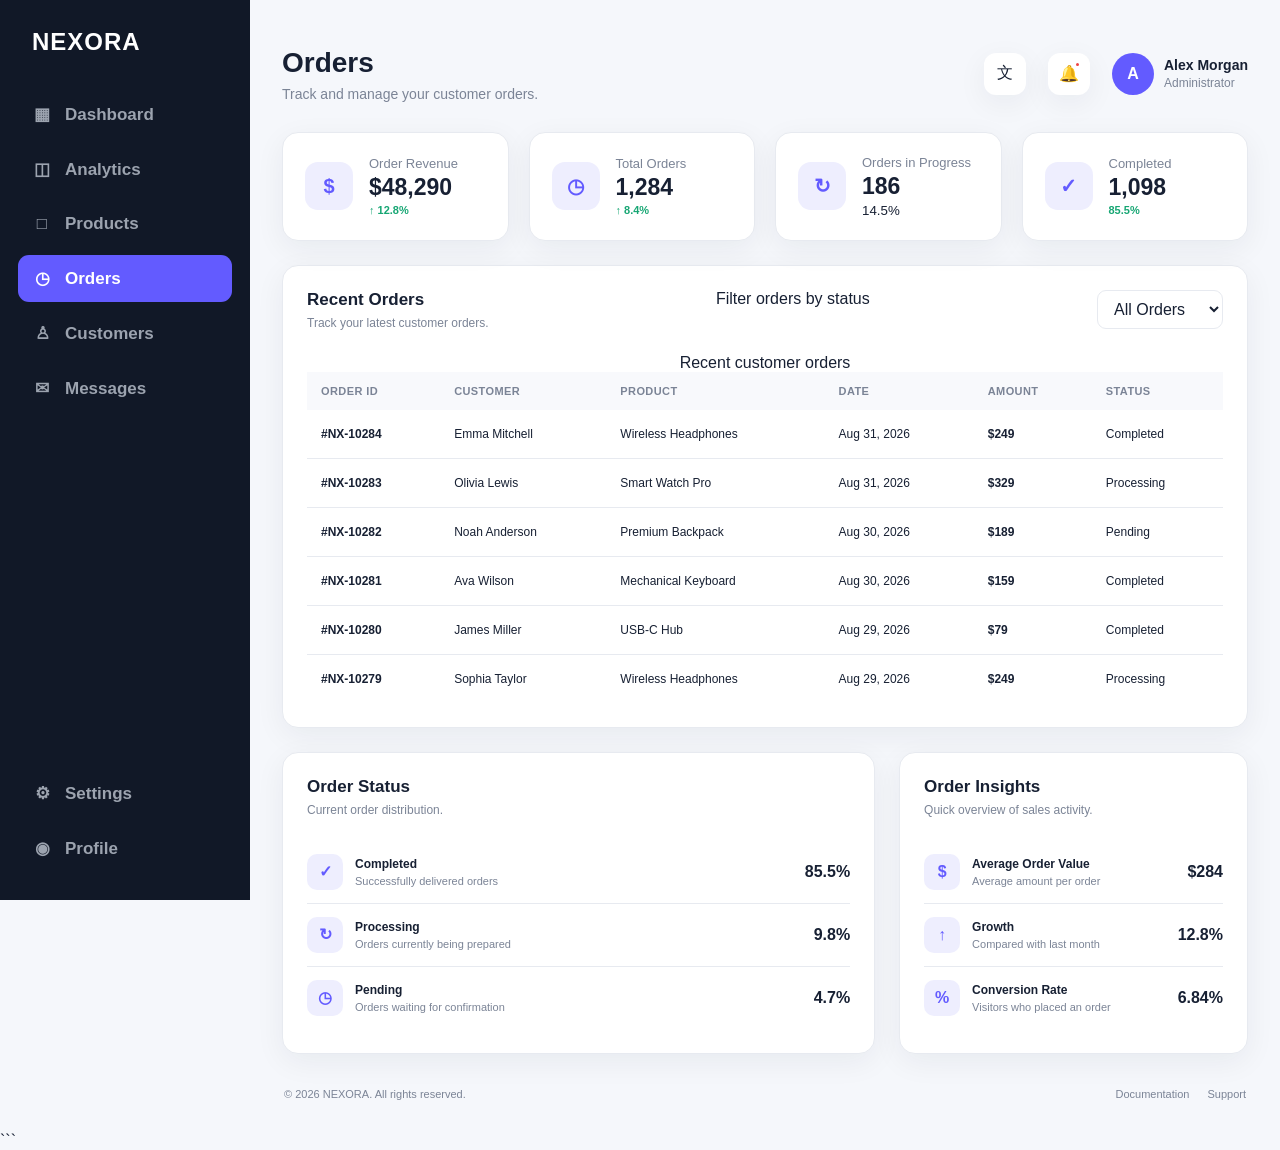
<file: pages/orders.html>
```html
<!DOCTYPE html>
<html lang="en">

<head>

    <meta charset="UTF-8">

    <meta
        name="viewport"
        content="width=device-width, initial-scale=1.0"
    >

    <title>NEXORA — Orders</title>

    <meta
        name="description"
        content="NEXORA orders management dashboard for tracking customer orders, revenue and sales performance."
    >

    <meta
        name="author"
        content="NEXORA"
    >

    <link
        rel="stylesheet"
        href="../css/style.css"
    >

</head>


<body>

    <!-- =====================================================
         SIDEBAR
         ===================================================== -->

    <aside
        class="sidebar"
        aria-label="Main navigation"
    >

        <div class="logo">
            NEXORA
        </div>


        <nav class="navigation">

            <a
                href="../index.html"
                class="nav-link"
            >
                <span aria-hidden="true">▦</span>
                <span>Dashboard</span>
            </a>


            <a
                href="analytics.html"
                class="nav-link"
            >
                <span aria-hidden="true">◫</span>
                <span>Analytics</span>
            </a>


            <a
                href="products.html"
                class="nav-link"
            >
                <span aria-hidden="true">□</span>
                <span>Products</span>
            </a>


            <a
                href="orders.html"
                class="nav-link active"
                aria-current="page"
            >
                <span aria-hidden="true">◷</span>
                <span>Orders</span>
            </a>


            <a
                href="customers.html"
                class="nav-link"
            >
                <span aria-hidden="true">♙</span>
                <span>Customers</span>
            </a>


            <a
                href="messages.html"
                class="nav-link"
            >
                <span aria-hidden="true">✉</span>
                <span>Messages</span>
            </a>

        </nav>


        <div class="sidebar-bottom">

            <a
                href="settings.html"
                class="nav-link"
            >
                <span aria-hidden="true">⚙</span>
                <span>Settings</span>
            </a>


            <a
                href="profile.html"
                class="nav-link"
            >
                <span aria-hidden="true">◉</span>
                <span>Profile</span>
            </a>

        </div>

    </aside>



    <!-- =====================================================
         MAIN CONTENT
         ===================================================== -->

    <main class="main-content">


        <!-- =================================================
             TOPBAR
             ================================================= -->

        <header class="topbar">


            <div class="header-left">

                <button
                    class="menu-button"
                    id="menuButton"
                    type="button"
                    aria-label="Open navigation menu"
                    aria-controls="main-navigation"
                    aria-expanded="false"
                >
                    ☰
                </button>


                <div>

                    <h1>
                        Orders
                    </h1>

                    <p>
                        Track and manage your customer orders.
                    </p>

                </div>

            </div>



            <div class="header-right">


                <!-- LANGUAGE -->

                <button
                    class="icon-button language-button"
                    id="languageButton"
                    type="button"
                    data-language-button
                    aria-label="Change language"
                    title="Change language"
                    aria-haspopup="menu"
                    aria-expanded="false"
                >
                    文
                </button>


                <!-- NOTIFICATIONS -->

                <button
                    class="icon-button"
                    id="notificationButton"
                    type="button"
                    aria-label="Open notifications"
                    aria-controls="notificationPanel"
                    aria-expanded="false"
                >

                    <span aria-hidden="true">
                        🔔
                    </span>

                    <span
                        class="notification-dot"
                        aria-hidden="true"
                    ></span>

                </button>


                <!-- USER PROFILE -->

                <a
                    href="profile.html"
                    class="user-profile"
                    aria-label="Open Alex Morgan profile"
                >

                    <div
                        class="avatar"
                        aria-hidden="true"
                    >
                        A
                    </div>


                    <div class="user-info">

                        <strong>
                            Alex Morgan
                        </strong>

                        <span>
                            Administrator
                        </span>

                    </div>

                </a>

            </div>

        </header>



        <!-- =================================================
             ORDER STATISTICS
             ================================================= -->

        <section
            class="stats-grid"
            aria-label="Order overview"
        >


            <!-- ORDER REVENUE -->

            <article class="stat-card">

                <div
                    class="stat-icon"
                    aria-hidden="true"
                >
                    $
                </div>


                <div class="stat-content">

                    <span class="stat-label">
                        Order Revenue
                    </span>

                    <strong class="stat-value">
                        $48,290
                    </strong>

                    <small class="positive">
                        ↑ 12.8%
                    </small>

                </div>

            </article>



            <!-- TOTAL ORDERS -->

            <article class="stat-card">

                <div
                    class="stat-icon"
                    aria-hidden="true"
                >
                    ◷
                </div>


                <div class="stat-content">

                    <span class="stat-label">
                        Total Orders
                    </span>

                    <strong class="stat-value">
                        1,284
                    </strong>

                    <small class="positive">
                        ↑ 8.4%
                    </small>

                </div>

            </article>



            <!-- ORDERS IN PROGRESS -->

            <article class="stat-card">

                <div
                    class="stat-icon"
                    aria-hidden="true"
                >
                    ↻
                </div>


                <div class="stat-content">

                    <span class="stat-label">
                        Orders in Progress
                    </span>

                    <strong class="stat-value">
                        186
                    </strong>

                    <small>
                        14.5%
                    </small>

                </div>

            </article>



            <!-- COMPLETED -->

            <article class="stat-card">

                <div
                    class="stat-icon"
                    aria-hidden="true"
                >
                    ✓
                </div>


                <div class="stat-content">

                    <span class="stat-label">
                        Completed
                    </span>

                    <strong class="stat-value">
                        1,098
                    </strong>

                    <small class="positive">
                        85.5%
                    </small>

                </div>

            </article>

        </section>



        <!-- =================================================
             RECENT ORDERS
             ================================================= -->

        <section
            class="dashboard-card orders-card"
            aria-labelledby="recentOrdersTitle"
        >


            <div class="card-header">


                <div>

                    <h2 id="recentOrdersTitle">
                        Recent Orders
                    </h2>

                    <p>
                        Track your latest customer orders.
                    </p>

                </div>


                <label
                    class="sr-only"
                    for="orderStatusFilter"
                >
                    Filter orders by status
                </label>


                <select
                    id="orderStatusFilter"
                    aria-label="Order status"
                >

                    <option value="all">
                        All Orders
                    </option>

                    <option value="completed">
                        Completed
                    </option>

                    <option value="processing">
                        Processing
                    </option>

                    <option value="pending">
                        Pending
                    </option>

                </select>

            </div>



            <div class="table-wrapper">


                <table>

                    <caption class="sr-only">
                        Recent customer orders
                    </caption>


                    <thead>

                        <tr>

                            <th scope="col">
                                Order ID
                            </th>

                            <th scope="col">
                                Customer
                            </th>

                            <th scope="col">
                                Product
                            </th>

                            <th scope="col">
                                Date
                            </th>

                            <th scope="col">
                                Amount
                            </th>

                            <th scope="col">
                                Status
                            </th>

                        </tr>

                    </thead>



                    <tbody>


                        <!-- ORDER 10284 -->

                        <tr>

                            <td>
                                <strong>
                                    #NX-10284
                                </strong>
                            </td>

                            <td>
                                Emma Mitchell
                            </td>

                            <td>
                                Wireless Headphones
                            </td>

                            <td>
                                Aug 31, 2026
                            </td>

                            <td>
                                <strong>
                                    $249
                                </strong>
                            </td>

                            <td>

                                <span class="status-badge completed">
                                    Completed
                                </span>

                            </td>

                        </tr>



                        <!-- ORDER 10283 -->

                        <tr>

                            <td>
                                <strong>
                                    #NX-10283
                                </strong>
                            </td>

                            <td>
                                Olivia Lewis
                            </td>

                            <td>
                                Smart Watch Pro
                            </td>

                            <td>
                                Aug 31, 2026
                            </td>

                            <td>
                                <strong>
                                    $329
                                </strong>
                            </td>

                            <td>

                                <span class="status-badge processing">
                                    Processing
                                </span>

                            </td>

                        </tr>



                        <!-- ORDER 10282 -->

                        <tr>

                            <td>
                                <strong>
                                    #NX-10282
                                </strong>
                            </td>

                            <td>
                                Noah Anderson
                            </td>

                            <td>
                                Premium Backpack
                            </td>

                            <td>
                                Aug 30, 2026
                            </td>

                            <td>
                                <strong>
                                    $189
                                </strong>
                            </td>

                            <td>

                                <span class="status-badge pending">
                                    Pending
                                </span>

                            </td>

                        </tr>



                        <!-- ORDER 10281 -->

                        <tr>

                            <td>
                                <strong>
                                    #NX-10281
                                </strong>
                            </td>

                            <td>
                                Ava Wilson
                            </td>

                            <td>
                                Mechanical Keyboard
                            </td>

                            <td>
                                Aug 30, 2026
                            </td>

                            <td>
                                <strong>
                                    $159
                                </strong>
                            </td>

                            <td>

                                <span class="status-badge completed">
                                    Completed
                                </span>

                            </td>

                        </tr>



                        <!-- ORDER 10280 -->

                        <tr>

                            <td>
                                <strong>
                                    #NX-10280
                                </strong>
                            </td>

                            <td>
                                James Miller
                            </td>

                            <td>
                                USB-C Hub
                            </td>

                            <td>
                                Aug 29, 2026
                            </td>

                            <td>
                                <strong>
                                    $79
                                </strong>
                            </td>

                            <td>

                                <span class="status-badge completed">
                                    Completed
                                </span>

                            </td>

                        </tr>



                        <!-- ORDER 10279 -->

                        <tr>

                            <td>
                                <strong>
                                    #NX-10279
                                </strong>
                            </td>

                            <td>
                                Sophia Taylor
                            </td>

                            <td>
                                Wireless Headphones
                            </td>

                            <td>
                                Aug 29, 2026
                            </td>

                            <td>
                                <strong>
                                    $249
                                </strong>
                            </td>

                            <td>

                                <span class="status-badge processing">
                                    Processing
                                </span>

                            </td>

                        </tr>


                    </tbody>

                </table>

            </div>

        </section>



        <!-- =================================================
             ORDER STATUS + INSIGHTS
             ================================================= -->

        <section
            class="dashboard-grid"
            aria-label="Order status and insights"
        >


            <!-- =================================================
                 ORDER STATUS
                 ================================================= -->

            <article class="dashboard-card">


                <div class="card-header">

                    <div>

                        <h2>
                            Order Status
                        </h2>

                        <p>
                            Current order distribution.
                        </p>

                    </div>

                </div>



                <div class="activity-list">


                    <!-- COMPLETED -->

                    <div class="activity-item">

                        <div
                            class="activity-icon"
                            aria-hidden="true"
                        >
                            ✓
                        </div>

                        <div class="activity-text">

                            <strong>
                                Completed
                            </strong>

                            <span>
                                Successfully delivered orders
                            </span>

                        </div>

                        <strong>
                            85.5%
                        </strong>

                    </div>



                    <!-- PROCESSING -->

                    <div class="activity-item">

                        <div
                            class="activity-icon"
                            aria-hidden="true"
                        >
                            ↻
                        </div>

                        <div class="activity-text">

                            <strong>
                                Processing
                            </strong>

                            <span>
                                Orders currently being prepared
                            </span>

                        </div>

                        <strong>
                            9.8%
                        </strong>

                    </div>



                    <!-- PENDING -->

                    <div class="activity-item">

                        <div
                            class="activity-icon"
                            aria-hidden="true"
                        >
                            ◷
                        </div>

                        <div class="activity-text">

                            <strong>
                                Pending
                            </strong>

                            <span>
                                Orders waiting for confirmation
                            </span>

                        </div>

                        <strong>
                            4.7%
                        </strong>

                    </div>

                </div>

            </article>



            <!-- =================================================
                 ORDER INSIGHTS
                 ================================================= -->

            <article class="dashboard-card">


                <div class="card-header">

                    <div>

                        <h2>
                            Order Insights
                        </h2>

                        <p>
                            Quick overview of sales activity.
                        </p>

                    </div>

                </div>



                <div class="activity-list">


                    <!-- AVERAGE ORDER VALUE -->

                    <div class="activity-item">

                        <div
                            class="activity-icon"
                            aria-hidden="true"
                        >
                            $
                        </div>

                        <div class="activity-text">

                            <strong>
                                Average Order Value
                            </strong>

                            <span>
                                Average amount per order
                            </span>

                        </div>

                        <strong>
                            $284
                        </strong>

                    </div>



                    <!-- GROWTH -->

                    <div class="activity-item">

                        <div
                            class="activity-icon"
                            aria-hidden="true"
                        >
                            ↑
                        </div>

                        <div class="activity-text">

                            <strong>
                                Growth
                            </strong>

                            <span>
                                Compared with last month
                            </span>

                        </div>

                        <strong>
                            12.8%
                        </strong>

                    </div>



                    <!-- CONVERSION RATE -->

                    <div class="activity-item">

                        <div
                            class="activity-icon"
                            aria-hidden="true"
                        >
                            %
                        </div>

                        <div class="activity-text">

                            <strong>
                                Conversion Rate
                            </strong>

                            <span>
                                Visitors who placed an order
                            </span>

                        </div>

                        <strong>
                            6.84%
                        </strong>

                    </div>

                </div>

            </article>

        </section>



        <!-- =================================================
             FOOTER
             ================================================= -->

        <footer class="footer">

            <span>
                © 2026 NEXORA. All rights reserved.
            </span>


            <div>

                <a href="#">
                    Documentation
                </a>

                <a href="#">
                    Support
                </a>

            </div>

        </footer>


    </main>



    <!-- =====================================================
         NOTIFICATION PANEL
         ===================================================== -->

    <div
        class="notification-panel"
        id="notificationPanel"
        role="dialog"
        aria-labelledby="notificationTitle"
        aria-hidden="true"
    >

        <div class="notification-header">

            <h3 id="notificationTitle">
                Notifications
            </h3>


            <button
                id="closeNotifications"
                type="button"
                aria-label="Close notifications"
            >
                ×
            </button>

        </div>


        <div class="notification-content">

            <p>
                You have 3 new notifications.
            </p>

        </div>

    </div>



    <!-- =====================================================
         NEXORA MASTER SCRIPT
         ===================================================== -->

    <script src="../js/script.js"></script>


</body>

</html>
```
</file>
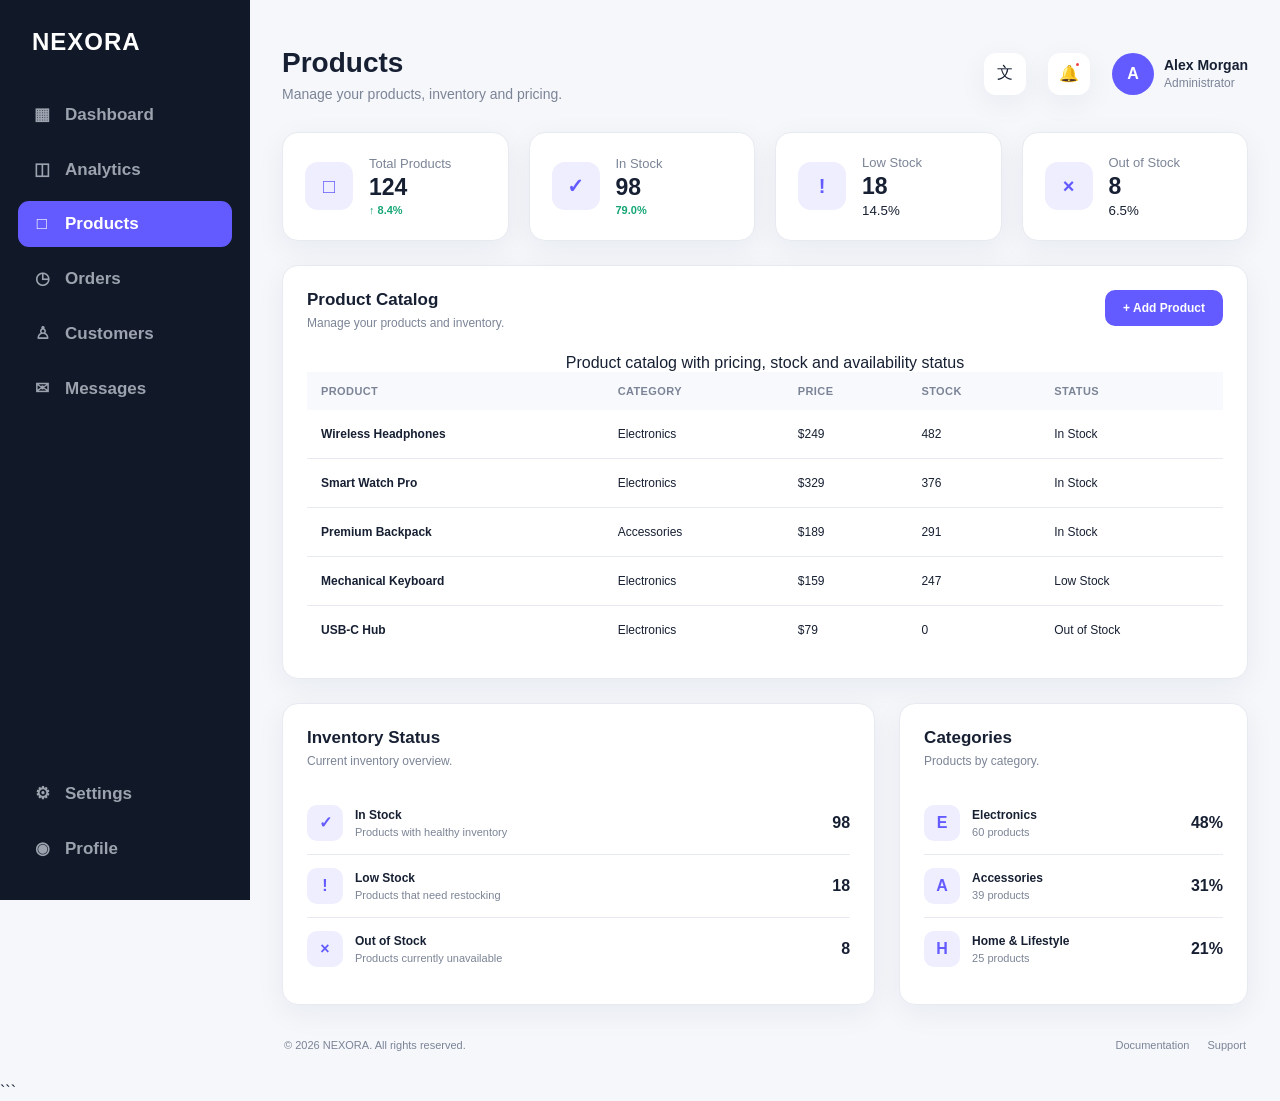
<file: pages/products.html>
```html
<!DOCTYPE html>
<html lang="en">

<head>

    <meta charset="UTF-8">

    <meta
        name="viewport"
        content="width=device-width, initial-scale=1.0"
    >

    <title>NEXORA — Products</title>

    <meta
        name="description"
        content="NEXORA product catalog and inventory management dashboard."
    >

    <meta
        name="author"
        content="NEXORA"
    >

    <link
        rel="stylesheet"
        href="../css/style.css"
    >

</head>


<body>

    <!-- =====================================================
         SIDEBAR
         ===================================================== -->

    <aside
        class="sidebar"
        aria-label="Main navigation"
    >

        <div class="logo">
            NEXORA
        </div>


        <nav class="navigation">

            <a
                href="../index.html"
                class="nav-link"
            >
                <span aria-hidden="true">▦</span>
                <span>Dashboard</span>
            </a>


            <a
                href="analytics.html"
                class="nav-link"
            >
                <span aria-hidden="true">◫</span>
                <span>Analytics</span>
            </a>


            <a
                href="products.html"
                class="nav-link active"
                aria-current="page"
            >
                <span aria-hidden="true">□</span>
                <span>Products</span>
            </a>


            <a
                href="orders.html"
                class="nav-link"
            >
                <span aria-hidden="true">◷</span>
                <span>Orders</span>
            </a>


            <a
                href="customers.html"
                class="nav-link"
            >
                <span aria-hidden="true">♙</span>
                <span>Customers</span>
            </a>


            <a
                href="messages.html"
                class="nav-link"
            >
                <span aria-hidden="true">✉</span>
                <span>Messages</span>
            </a>

        </nav>


        <div class="sidebar-bottom">

            <a
                href="settings.html"
                class="nav-link"
            >
                <span aria-hidden="true">⚙</span>
                <span>Settings</span>
            </a>


            <a
                href="profile.html"
                class="nav-link"
            >
                <span aria-hidden="true">◉</span>
                <span>Profile</span>
            </a>

        </div>

    </aside>



    <!-- =====================================================
         MAIN CONTENT
         ===================================================== -->

    <main class="main-content">


        <!-- =================================================
             TOPBAR
             ================================================= -->

        <header class="topbar">


            <div class="header-left">

                <button
                    class="menu-button"
                    id="menuButton"
                    type="button"
                    aria-label="Open navigation menu"
                    aria-controls="main-navigation"
                    aria-expanded="false"
                >
                    ☰
                </button>


                <div>

                    <h1>
                        Products
                    </h1>

                    <p>
                        Manage your products, inventory and pricing.
                    </p>

                </div>

            </div>



            <div class="header-right">


                <!-- LANGUAGE -->

                <button
                    class="icon-button language-button"
                    id="languageButton"
                    type="button"
                    data-language-button
                    aria-label="Change language"
                    title="Change language"
                    aria-haspopup="menu"
                    aria-expanded="false"
                >
                    文
                </button>


                <!-- NOTIFICATIONS -->

                <button
                    class="icon-button"
                    id="notificationButton"
                    type="button"
                    aria-label="Open notifications"
                    aria-controls="notificationPanel"
                    aria-expanded="false"
                >

                    <span aria-hidden="true">
                        🔔
                    </span>

                    <span
                        class="notification-dot"
                        aria-hidden="true"
                    ></span>

                </button>


                <!-- USER PROFILE -->

                <div class="user-profile">

                    <div
                        class="avatar"
                        aria-hidden="true"
                    >
                        A
                    </div>


                    <div class="user-info">

                        <strong>
                            Alex Morgan
                        </strong>

                        <span>
                            Administrator
                        </span>

                    </div>

                </div>

            </div>

        </header>



        <!-- =================================================
             PRODUCT STATISTICS
             ================================================= -->

        <section
            class="stats-grid"
            aria-label="Product inventory overview"
        >


            <!-- TOTAL PRODUCTS -->

            <article class="stat-card">

                <div
                    class="stat-icon"
                    aria-hidden="true"
                >
                    □
                </div>


                <div class="stat-content">

                    <span class="stat-label">
                        Total Products
                    </span>

                    <strong class="stat-value">
                        124
                    </strong>

                    <small class="positive">
                        ↑ 8.4%
                    </small>

                </div>

            </article>



            <!-- IN STOCK -->

            <article class="stat-card">

                <div
                    class="stat-icon"
                    aria-hidden="true"
                >
                    ✓
                </div>


                <div class="stat-content">

                    <span class="stat-label">
                        In Stock
                    </span>

                    <strong class="stat-value">
                        98
                    </strong>

                    <small class="positive">
                        79.0%
                    </small>

                </div>

            </article>



            <!-- LOW STOCK -->

            <article class="stat-card">

                <div
                    class="stat-icon"
                    aria-hidden="true"
                >
                    !
                </div>


                <div class="stat-content">

                    <span class="stat-label">
                        Low Stock
                    </span>

                    <strong class="stat-value">
                        18
                    </strong>

                    <small>
                        14.5%
                    </small>

                </div>

            </article>



            <!-- OUT OF STOCK -->

            <article class="stat-card">

                <div
                    class="stat-icon"
                    aria-hidden="true"
                >
                    ×
                </div>


                <div class="stat-content">

                    <span class="stat-label">
                        Out of Stock
                    </span>

                    <strong class="stat-value">
                        8
                    </strong>

                    <small>
                        6.5%
                    </small>

                </div>

            </article>

        </section>



        <!-- =================================================
             PRODUCT CATALOG
             ================================================= -->

        <section
            class="dashboard-card orders-card"
            aria-labelledby="productCatalogTitle"
        >


            <div class="card-header">


                <div>

                    <h2 id="productCatalogTitle">
                        Product Catalog
                    </h2>

                    <p>
                        Manage your products and inventory.
                    </p>

                </div>


                <button
                    class="primary-button"
                    type="button"
                    aria-label="Add a new product"
                >
                    + Add Product
                </button>

            </div>



            <div class="table-wrapper">


                <table>

                    <caption class="sr-only">
                        Product catalog with pricing, stock and availability status
                    </caption>


                    <thead>

                        <tr>

                            <th scope="col">
                                Product
                            </th>

                            <th scope="col">
                                Category
                            </th>

                            <th scope="col">
                                Price
                            </th>

                            <th scope="col">
                                Stock
                            </th>

                            <th scope="col">
                                Status
                            </th>

                        </tr>

                    </thead>



                    <tbody>


                        <!-- WIRELESS HEADPHONES -->

                        <tr>

                            <td>
                                <strong>
                                    Wireless Headphones
                                </strong>
                            </td>

                            <td>
                                Electronics
                            </td>

                            <td>
                                $249
                            </td>

                            <td>
                                482
                            </td>

                            <td>

                                <span class="status-badge completed">
                                    In Stock
                                </span>

                            </td>

                        </tr>



                        <!-- SMART WATCH -->

                        <tr>

                            <td>
                                <strong>
                                    Smart Watch Pro
                                </strong>
                            </td>

                            <td>
                                Electronics
                            </td>

                            <td>
                                $329
                            </td>

                            <td>
                                376
                            </td>

                            <td>

                                <span class="status-badge completed">
                                    In Stock
                                </span>

                            </td>

                        </tr>



                        <!-- PREMIUM BACKPACK -->

                        <tr>

                            <td>
                                <strong>
                                    Premium Backpack
                                </strong>
                            </td>

                            <td>
                                Accessories
                            </td>

                            <td>
                                $189
                            </td>

                            <td>
                                291
                            </td>

                            <td>

                                <span class="status-badge completed">
                                    In Stock
                                </span>

                            </td>

                        </tr>



                        <!-- MECHANICAL KEYBOARD -->

                        <tr>

                            <td>
                                <strong>
                                    Mechanical Keyboard
                                </strong>
                            </td>

                            <td>
                                Electronics
                            </td>

                            <td>
                                $159
                            </td>

                            <td>
                                247
                            </td>

                            <td>

                                <span class="status-badge processing">
                                    Low Stock
                                </span>

                            </td>

                        </tr>



                        <!-- USB-C HUB -->

                        <tr>

                            <td>
                                <strong>
                                    USB-C Hub
                                </strong>
                            </td>

                            <td>
                                Electronics
                            </td>

                            <td>
                                $79
                            </td>

                            <td>
                                0
                            </td>

                            <td>

                                <span class="status-badge pending">
                                    Out of Stock
                                </span>

                            </td>

                        </tr>


                    </tbody>

                </table>

            </div>

        </section>



        <!-- =================================================
             INVENTORY + CATEGORIES
             ================================================= -->

        <section
            class="dashboard-grid"
            aria-label="Inventory and category overview"
        >


            <!-- =================================================
                 INVENTORY STATUS
                 ================================================= -->

            <article class="dashboard-card">


                <div class="card-header">

                    <div>

                        <h2>
                            Inventory Status
                        </h2>

                        <p>
                            Current inventory overview.
                        </p>

                    </div>

                </div>



                <div class="activity-list">


                    <!-- IN STOCK -->

                    <div class="activity-item">

                        <div
                            class="activity-icon"
                            aria-hidden="true"
                        >
                            ✓
                        </div>

                        <div class="activity-text">

                            <strong>
                                In Stock
                            </strong>

                            <span>
                                Products with healthy inventory
                            </span>

                        </div>

                        <strong>
                            98
                        </strong>

                    </div>



                    <!-- LOW STOCK -->

                    <div class="activity-item">

                        <div
                            class="activity-icon"
                            aria-hidden="true"
                        >
                            !
                        </div>

                        <div class="activity-text">

                            <strong>
                                Low Stock
                            </strong>

                            <span>
                                Products that need restocking
                            </span>

                        </div>

                        <strong>
                            18
                        </strong>

                    </div>



                    <!-- OUT OF STOCK -->

                    <div class="activity-item">

                        <div
                            class="activity-icon"
                            aria-hidden="true"
                        >
                            ×
                        </div>

                        <div class="activity-text">

                            <strong>
                                Out of Stock
                            </strong>

                            <span>
                                Products currently unavailable
                            </span>

                        </div>

                        <strong>
                            8
                        </strong>

                    </div>

                </div>

            </article>



            <!-- =================================================
                 CATEGORIES
                 ================================================= -->

            <article class="dashboard-card">


                <div class="card-header">

                    <div>

                        <h2>
                            Categories
                        </h2>

                        <p>
                            Products by category.
                        </p>

                    </div>

                </div>



                <div class="activity-list">


                    <!-- ELECTRONICS -->

                    <div class="activity-item">

                        <div
                            class="activity-icon"
                            aria-hidden="true"
                        >
                            E
                        </div>

                        <div class="activity-text">

                            <strong>
                                Electronics
                            </strong>

                            <span>
                                60 products
                            </span>

                        </div>

                        <strong>
                            48%
                        </strong>

                    </div>



                    <!-- ACCESSORIES -->

                    <div class="activity-item">

                        <div
                            class="activity-icon"
                            aria-hidden="true"
                        >
                            A
                        </div>

                        <div class="activity-text">

                            <strong>
                                Accessories
                            </strong>

                            <span>
                                39 products
                            </span>

                        </div>

                        <strong>
                            31%
                        </strong>

                    </div>



                    <!-- HOME & LIFESTYLE -->

                    <div class="activity-item">

                        <div
                            class="activity-icon"
                            aria-hidden="true"
                        >
                            H
                        </div>

                        <div class="activity-text">

                            <strong>
                                Home &amp; Lifestyle
                            </strong>

                            <span>
                                25 products
                            </span>

                        </div>

                        <strong>
                            21%
                        </strong>

                    </div>

                </div>

            </article>

        </section>



        <!-- =================================================
             FOOTER
             ================================================= -->

        <footer class="footer">

            <span>
                © 2026 NEXORA. All rights reserved.
            </span>


            <div>

                <a href="#">
                    Documentation
                </a>

                <a href="#">
                    Support
                </a>

            </div>

        </footer>


    </main>



    <!-- =====================================================
         NOTIFICATION PANEL
         ===================================================== -->

    <div
        class="notification-panel"
        id="notificationPanel"
        role="dialog"
        aria-labelledby="notificationTitle"
        aria-hidden="true"
    >

        <div class="notification-header">

            <h3 id="notificationTitle">
                Notifications
            </h3>


            <button
                id="closeNotifications"
                type="button"
                aria-label="Close notifications"
            >
                ×
            </button>

        </div>


        <div class="notification-content">

            <p>
                You have 3 new notifications.
            </p>

        </div>

    </div>



    <!-- =====================================================
         NEXORA MASTER SCRIPT
         ===================================================== -->

    <script src="../js/script.js"></script>


</body>

</html>
```
</file>
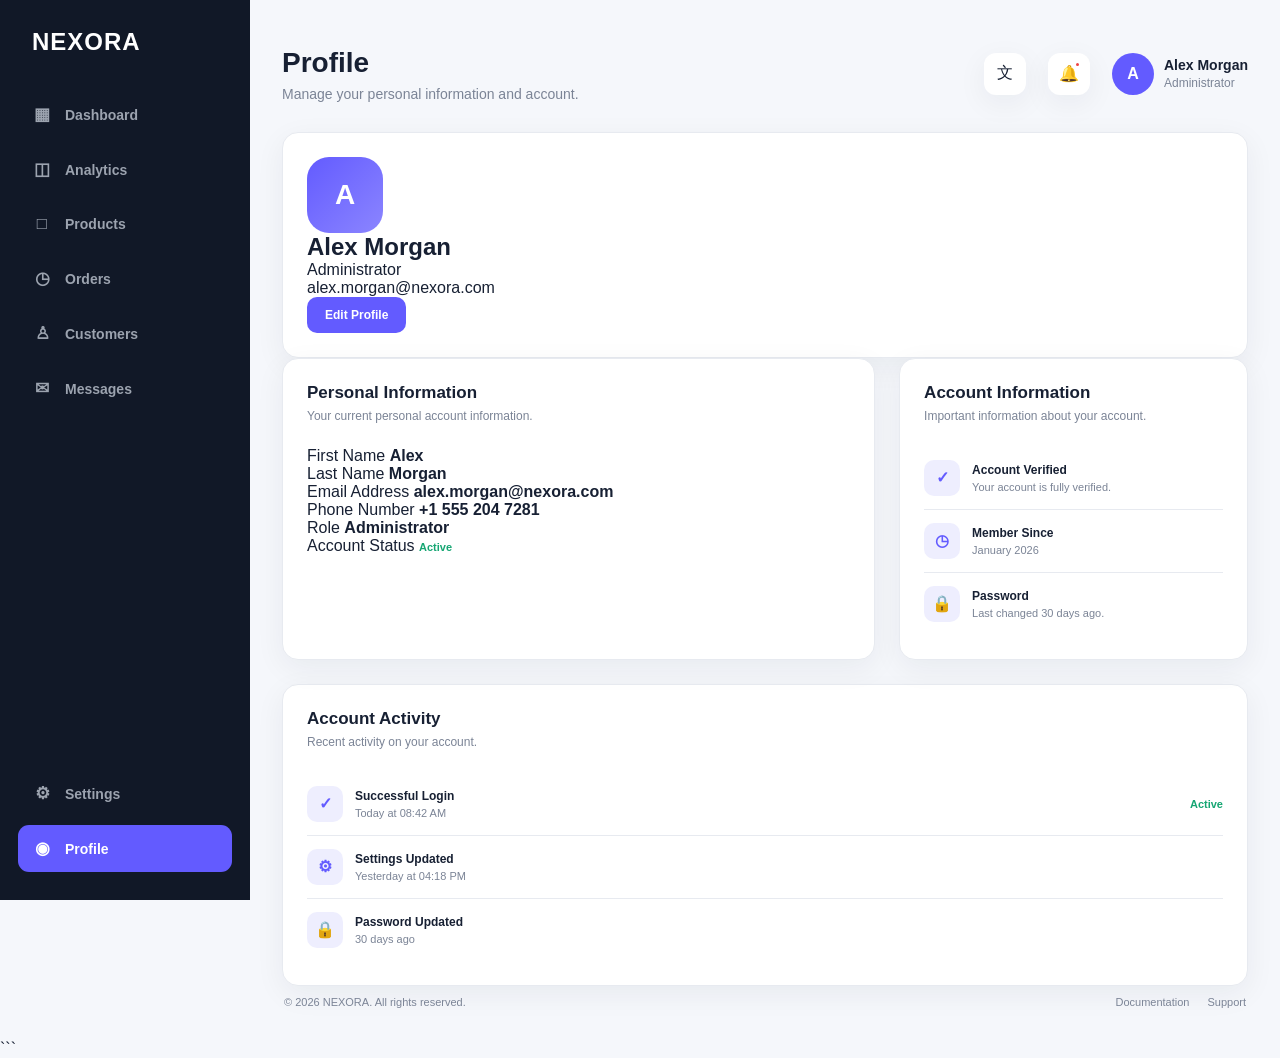
<file: pages/profile.html>
<!DOCTYPE html>

<html lang="en">

<head>

```
<meta charset="UTF-8">

<meta
    name="viewport"
    content="width=device-width, initial-scale=1.0"
>

<title>NEXORA — Profile</title>

<meta
    name="description"
    content="NEXORA user profile and account information."
>

<link
    rel="stylesheet"
    href="../css/style.css"
>
```

</head>

<body>

```
<!-- =====================================================
     SIDEBAR
     ===================================================== -->

<aside class="sidebar">

    <div class="logo">
        NEXORA
    </div>


    <nav class="navigation">

        <a
            href="../index.html"
            class="nav-link"
        >
            <span>▦</span>
            Dashboard
        </a>


        <a
            href="analytics.html"
            class="nav-link"
        >
            <span>◫</span>
            Analytics
        </a>


        <a
            href="products.html"
            class="nav-link"
        >
            <span>□</span>
            Products
        </a>


        <a
            href="orders.html"
            class="nav-link"
        >
            <span>◷</span>
            Orders
        </a>


        <a
            href="customers.html"
            class="nav-link"
        >
            <span>♙</span>
            Customers
        </a>


        <a
            href="messages.html"
            class="nav-link"
        >
            <span>✉</span>
            Messages
        </a>

    </nav>


    <div class="sidebar-bottom">

        <a
            href="settings.html"
            class="nav-link"
        >
            <span>⚙</span>
            Settings
        </a>


        <a
            href="profile.html"
            class="nav-link active"
        >
            <span>◉</span>
            Profile
        </a>

    </div>

</aside>



<!-- =====================================================
     MAIN CONTENT
     ===================================================== -->

<main class="main-content">


    <!-- =================================================
         TOPBAR
         ================================================= -->

    <header class="topbar">


        <div class="header-left">

            <button
                class="menu-button"
                id="menuButton"
                type="button"
                aria-label="Open menu"
            >
                ☰
            </button>


            <div>

                <h1>
                    Profile
                </h1>

                <p>
                    Manage your personal information and account.
                </p>

            </div>

        </div>



        <div class="header-right">


            <!-- LANGUAGE -->

            <button
                class="icon-button language-button"
                id="languageButton"
                type="button"
                data-language-button
                aria-label="Language"
                title="Language"
            >
                文
            </button>


            <!-- NOTIFICATIONS -->

            <button
                class="icon-button"
                id="notificationButton"
                type="button"
                aria-label="Notifications"
            >

                🔔

                <span class="notification-dot"></span>

            </button>


            <!-- USER -->

            <div class="user-profile">

                <div class="avatar">
                    A
                </div>


                <div class="user-info">

                    <strong>
                        Alex Morgan
                    </strong>

                    <span>
                        Administrator
                    </span>

                </div>

            </div>

        </div>

    </header>



    <!-- =================================================
         PROFILE HEADER
         ================================================= -->

    <section class="dashboard-card profile-header-card">


        <div class="profile-cover"></div>


        <div class="profile-main">


            <div class="profile-avatar">
                A
            </div>


            <div class="profile-identity">

                <h2>
                    Alex Morgan
                </h2>

                <p>
                    Administrator
                </p>

                <span>
                    alex.morgan@nexora.com
                </span>

            </div>


            <button
                class="primary-button"
                type="button"
            >
                Edit Profile
            </button>

        </div>

    </section>



    <!-- =================================================
         PROFILE GRID
         ================================================= -->

    <section class="dashboard-grid">


        <!-- PERSONAL INFORMATION -->

        <article class="dashboard-card">


            <div class="card-header">

                <div>

                    <h2>
                        Personal Information
                    </h2>

                    <p>
                        Your current personal account information.
                    </p>

                </div>

            </div>



            <div class="profile-details">


                <div class="detail-item">

                    <span>
                        First Name
                    </span>

                    <strong>
                        Alex
                    </strong>

                </div>


                <div class="detail-item">

                    <span>
                        Last Name
                    </span>

                    <strong>
                        Morgan
                    </strong>

                </div>


                <div class="detail-item">

                    <span>
                        Email Address
                    </span>

                    <strong>
                        alex.morgan@nexora.com
                    </strong>

                </div>


                <div class="detail-item">

                    <span>
                        Phone Number
                    </span>

                    <strong>
                        +1 555 204 7281
                    </strong>

                </div>


                <div class="detail-item">

                    <span>
                        Role
                    </span>

                    <strong>
                        Administrator
                    </strong>

                </div>


                <div class="detail-item">

                    <span>
                        Account Status
                    </span>

                    <strong class="positive">
                        Active
                    </strong>

                </div>

            </div>

        </article>



        <!-- ACCOUNT INFORMATION -->

        <article class="dashboard-card">


            <div class="card-header">

                <div>

                    <h2>
                        Account Information
                    </h2>

                    <p>
                        Important information about your account.
                    </p>

                </div>

            </div>



            <div class="activity-list">


                <div class="activity-item">

                    <div class="activity-icon">
                        ✓
                    </div>

                    <div class="activity-text">

                        <strong>
                            Account Verified
                        </strong>

                        <span>
                            Your account is fully verified.
                        </span>

                    </div>

                </div>



                <div class="activity-item">

                    <div class="activity-icon">
                        ◷
                    </div>

                    <div class="activity-text">

                        <strong>
                            Member Since
                        </strong>

                        <span>
                            January 2026
                        </span>

                    </div>

                </div>



                <div class="activity-item">

                    <div class="activity-icon">
                        🔒
                    </div>

                    <div class="activity-text">

                        <strong>
                            Password
                        </strong>

                        <span>
                            Last changed 30 days ago.
                        </span>

                    </div>

                </div>

            </div>

        </article>

    </section>



    <!-- =================================================
         ACCOUNT ACTIVITY
         ================================================= -->

    <section class="dashboard-card">


        <div class="card-header">

            <div>

                <h2>
                    Account Activity
                </h2>

                <p>
                    Recent activity on your account.
                </p>

            </div>

        </div>



        <div class="activity-list">


            <div class="activity-item">

                <div class="activity-icon">
                    ✓
                </div>

                <div class="activity-text">

                    <strong>
                        Successful Login
                    </strong>

                    <span>
                        Today at 08:42 AM
                    </span>

                </div>

                <span class="positive">
                    Active
                </span>

            </div>



            <div class="activity-item">

                <div class="activity-icon">
                    ⚙
                </div>

                <div class="activity-text">

                    <strong>
                        Settings Updated
                    </strong>

                    <span>
                        Yesterday at 04:18 PM
                    </span>

                </div>

            </div>



            <div class="activity-item">

                <div class="activity-icon">
                    🔒
                </div>

                <div class="activity-text">

                    <strong>
                        Password Updated
                    </strong>

                    <span>
                        30 days ago
                    </span>

                </div>

            </div>

        </div>

    </section>



    <!-- =================================================
         FOOTER
         ================================================= -->

    <footer class="footer">

        <span>
            © 2026 NEXORA. All rights reserved.
        </span>


        <div>

            <a href="#">
                Documentation
            </a>

            <a href="#">
                Support
            </a>

        </div>

    </footer>


</main>



<!-- =====================================================
     NOTIFICATION PANEL
     ===================================================== -->

<div
    class="notification-panel"
    id="notificationPanel"
>


    <div class="notification-header">

        <h3>
            Notifications
        </h3>


        <button
            id="closeNotifications"
            type="button"
            aria-label="Close notifications"
        >
            ×
        </button>

    </div>


    <div class="notification-content">

        <p>
            You have 3 new notifications.
        </p>

    </div>

</div>



<!-- =====================================================
     NEXORA SCRIPT
     ===================================================== -->

<script src="../js/script.js"></script>
```

</body>

</html>
</file>
<file: css/style.css>
* {
    margin: 0;
    padding: 0;
    box-sizing: border-box;
}

html {
    scroll-behavior: smooth;
}

body {
    font-family: Arial, Helvetica, sans-serif;
    background: #f5f7fb;
    color: #172033;
    min-height: 100vh;
}

a {
    text-decoration: none;
    color: inherit;
}

button,
select {
    font: inherit;
}

button {
    border: none;
    cursor: pointer;
}

ul {
    list-style: none;
}
:root {
    --primary: #635bff;
    --primary-dark: #5046e5;
    --background: #f5f7fb;
    --surface: #ffffff;
    --border: #e7eaf0;
    --text: #172033;
    --muted: #7b8496;
    --success: #16a673;
    --warning: #f59e0b;
    --danger: #ef4444;
    --sidebar-width: 250px;
    --radius: 16px;
    --shadow: 0 8px 30px rgba(23, 32, 51, 0.06);
}

body {
    overflow-x: hidden;
}

.sidebar {
    position: fixed;
    top: 0;
    left: 0;
    width: var(--sidebar-width);
    height: 100vh;
    background: #111827;
    color: #ffffff;
    padding: 28px 18px;
    display: flex;
    flex-direction: column;
    z-index: 1000;
}

.logo {
    font-size: 24px;
    font-weight: 800;
    letter-spacing: 1px;
    padding: 0 14px 35px;
}

.navigation {
    display: flex;
    flex-direction: column;
    gap: 8px;
}

.nav-link {
    display: flex;
    align-items: center;
    gap: 13px;
    padding: 13px 14px;
    border-radius: 11px;
    color: #9ca3af;
    font-size: 14px;
    font-weight: 600;
    transition:
        transform 0.25s ease,
        background 0.25s ease,
        color 0.25s ease,
        box-shadow 0.25s ease;
}

.nav-link span {
    width: 20px;
    text-align: center;
    font-size: 17px;
}

.nav-link:hover {
    background: #1f2937;
    color: #ffffff;
    transform: translateX(6px);
    box-shadow: 0 6px 18px rgba(0, 0, 0, 0.15);
}

.nav-link.active {
    background: var(--primary);
    color: #ffffff;
}

.sidebar-bottom {
    margin-top: auto;
    display: flex;
    flex-direction: column;
    gap: 8px;
}
.main-content {
    margin-left: var(--sidebar-width);
    min-height: 100vh;
    padding: 28px 32px;
}

.topbar {
    display: flex;
    align-items: center;
    justify-content: space-between;
    gap: 20px;
    margin-bottom: 30px;
}

.header-left {
    display: flex;
    align-items: center;
    gap: 15px;
}

.header-left h1 {
    font-size: 28px;
    line-height: 1.2;
    margin-bottom: 6px;
}

.header-left p {
    color: var(--muted);
    font-size: 14px;
}

.header-right {
    display: flex;
    align-items: center;
    gap: 22px;
}

.menu-button {
    display: none;
    width: 42px;
    height: 42px;
    border-radius: 10px;
    background: var(--surface);
    color: var(--text);
    box-shadow: var(--shadow);
}

.icon-button {
    position: relative;
    width: 42px;
    height: 42px;
    border-radius: 12px;
    background: var(--surface);
    color: var(--text);
    box-shadow: var(--shadow);
}

.notification-dot {
    position: absolute;
    top: 8px;
    right: 9px;
    width: 7px;
    height: 7px;
    border-radius: 50%;
    background: var(--danger);
    border: 2px solid var(--surface);
}

.user-profile {
    display: flex;
    align-items: center;
    gap: 10px;
}

.avatar {
    width: 42px;
    height: 42px;
    border-radius: 50%;
    background: var(--primary);
    color: #ffffff;
    display: grid;
    place-items: center;
    font-weight: 700;
}

.user-info {
    display: flex;
    flex-direction: column;
    gap: 3px;
}

.user-info strong {
    font-size: 14px;
}

.user-info span {
    color: var(--muted);
    font-size: 12px;
}
.stats-grid {
    display: grid;
    grid-template-columns: repeat(4, 1fr);
    gap: 20px;
    margin-bottom: 24px;
}

.stat-card {
    background: var(--surface);
    border: 1px solid var(--border);
    border-radius: var(--radius);
    padding: 22px;
    display: flex;
    align-items: center;
    gap: 16px;
    box-shadow: var(--shadow);
    transition:
        transform 0.3s ease,
        box-shadow 0.3s ease;
}

.stat-card:hover {
    transform: translateY(-7px) scale(1.02);
    box-shadow: 0 18px 40px rgba(23, 32, 51, 0.13);
}

.stat-icon {
    width: 48px;
    height: 48px;
    border-radius: 13px;
    background: #eeeefe;
    color: var(--primary);
    display: grid;
    place-items: center;
    font-size: 20px;
    font-weight: 700;
    flex-shrink: 0;
}

.stat-content {
    display: flex;
    flex-direction: column;
    gap: 5px;
    min-width: 0;
}

.stat-label {
    color: var(--muted);
    font-size: 13px;
}

.stat-value {
    font-size: 23px;
    line-height: 1;
}

.positive {
    color: var(--success);
    font-size: 11px;
    font-weight: 600;
}
.dashboard-grid {
    display: grid;
    grid-template-columns: minmax(0, 1.7fr) minmax(320px, 1fr);
    gap: 24px;
    margin-bottom: 24px;
}

.dashboard-card {
    background: var(--surface);
    border: 1px solid var(--border);
    border-radius: var(--radius);
    box-shadow: var(--shadow);
    padding: 24px;
}

.card-header {
    display: flex;
    align-items: flex-start;
    justify-content: space-between;
    gap: 20px;
    margin-bottom: 24px;
}

.card-header h2 {
    font-size: 17px;
    margin-bottom: 6px;
}

.card-header p {
    color: var(--muted);
    font-size: 12px;
}

.card-header a {
    color: var(--primary);
    font-size: 12px;
    font-weight: 700;
    white-space: nowrap;
}

.card-header select {
    border: 1px solid var(--border);
    background: var(--surface);
    color: var(--text);
    padding: 9px 12px;
    border-radius: 9px;
    outline: none;
}

.chart-container {
    height: 280px;
    display: flex;
    gap: 12px;
}

.chart-y-axis {
    height: 230px;
    display: flex;
    flex-direction: column;
    justify-content: space-between;
    color: var(--muted);
    font-size: 10px;
    padding-bottom: 28px;
}

.chart {
    position: relative;
    flex: 1;
    height: 280px;
    border-bottom: 1px solid var(--border);
}

.grid-line {
    position: relative;
    height: 20%;
    border-top: 1px dashed #e5e7eb;
}

.chart-bars {
    position: absolute;
    inset: 0;
    display: flex;
    align-items: flex-end;
    justify-content: space-around;
    padding: 10px 12px 0;
}

.bar-group {
    height: 100%;
    display: flex;
    flex-direction: column;
    justify-content: flex-end;
    align-items: center;
    gap: 9px;
}

.bar {
    width: 30px;
    min-height: 15px;
    background: var(--primary);
    border-radius: 7px 7px 2px 2px;
    transition: height 0.3s ease, opacity 0.2s ease;
}

.bar:hover {
    opacity: 0.75;
}

.bar-group span {
    color: var(--muted);
    font-size: 10px;
}
.activity-list {
    display: flex;
    flex-direction: column;
}

.activity-item {
    display: flex;
    align-items: center;
    gap: 12px;
    padding: 13px 0;
    border-bottom: 1px solid var(--border);
}

.activity-item:last-child {
    border-bottom: none;
}

.activity-icon {
    width: 36px;
    height: 36px;
    border-radius: 10px;
    background: #eeeefe;
    color: var(--primary);
    display: grid;
    place-items: center;
    font-weight: 700;
    flex-shrink: 0;
}

.activity-text {
    display: flex;
    flex-direction: column;
    gap: 4px;
    min-width: 0;
    flex: 1;
}

.activity-text strong {
    font-size: 12px;
}

.activity-text span {
    color: var(--muted);
    font-size: 11px;
    white-space: nowrap;
    overflow: hidden;
    text-overflow: ellipsis;
}

.activity-item time {
    color: var(--muted);
    font-size: 10px;
    white-space: nowrap;
}
.orders-card {
    margin-bottom: 24px;
}

.table-wrapper {
    width: 100%;
    overflow-x: auto;
}

table {
    width: 100%;
    border-collapse: collapse;
    min-width: 720px;
}

th {
    text-align: left;
    padding: 13px 14px;
    background: #f8f9fc;
    color: var(--muted);
    font-size: 11px;
    font-weight: 700;
    text-transform: uppercase;
    letter-spacing: 0.4px;
}

td {
    padding: 17px 14px;
    border-bottom: 1px solid var(--border);
    font-size: 12px;
    color: var(--text);
}

tbody tr:last-child td {
    border-bottom: none;
}

tbody tr:hover {
    background: #fafbff;
}

.status {
    display: inline-flex;
    align-items: center;
    padding: 6px 9px;
    border-radius: 20px;
    font-size: 10px;
    font-weight: 700;
}

.status.completed {
    background: #e8f8f1;
    color: var(--success);
}

.status.pending {
    background: #fff6df;
    color: var(--warning);
}

.status.processing {
    background: #eeeefe;
    color: var(--primary);
}
.footer {
    display: flex;
    align-items: center;
    justify-content: space-between;
    gap: 20px;
    padding: 10px 2px 4px;
    color: var(--muted);
    font-size: 11px;
}

.footer div {
    display: flex;
    gap: 18px;
}

.footer a {
    transition: color 0.2s ease;
}

.footer a:hover {
    color: var(--primary);
}

.notification-panel {
    position: fixed;
    top: 82px;
    right: 32px;
    width: 320px;
    background: var(--surface);
    border: 1px solid var(--border);
    border-radius: 16px;
    box-shadow: 0 20px 50px rgba(23, 32, 51, 0.15);
    padding: 18px;
    opacity: 0;
    visibility: hidden;
    transform: translateY(-10px);
    transition: 0.2s ease;
    z-index: 2000;
}

.notification-panel.show {
    opacity: 1;
    visibility: visible;
    transform: translateY(0);
}

.notification-header {
    display: flex;
    align-items: center;
    justify-content: space-between;
    padding-bottom: 14px;
    border-bottom: 1px solid var(--border);
}

.notification-header h3 {
    font-size: 15px;
}

.notification-header button {
    width: 30px;
    height: 30px;
    border-radius: 8px;
    background: #f3f4f6;
    color: var(--text);
    font-size: 20px;
}

.notification-content {
    padding-top: 16px;
}

.notification-content p {
    color: var(--muted);
    font-size: 12px;
    line-height: 1.6;
}
@media (max-width: 1100px) {

    .stats-grid {
        grid-template-columns: repeat(2, 1fr);
    }

    .dashboard-grid {
        grid-template-columns: 1fr;
    }

}


@media (max-width: 760px) {

    .sidebar {
        transform: translateX(-100%);
        transition: transform 0.25s ease;
    }

    .sidebar.open {
        transform: translateX(0);
    }

    .main-content {
        margin-left: 0;
        padding: 20px 16px;
    }

    .menu-button {
        display: block;
    }

    .topbar {
        align-items: flex-start;
    }

    .user-info {
        display: none;
    }

    .header-right {
        gap: 10px;
    }

    .header-left h1 {
        font-size: 23px;
    }

    .header-left p {
        font-size: 12px;
    }

    .stats-grid {
        grid-template-columns: 1fr;
    }

    .dashboard-card {
        padding: 18px;
    }

    .card-header {
        flex-direction: column;
        align-items: flex-start;
    }

    .card-header select {
        width: 100%;
    }

    .footer {
        flex-direction: column;
        align-items: flex-start;
        padding-bottom: 15px;
    }

    .notification-panel {
        right: 16px;
        left: 16px;
        width: auto;
    }

}
.settings-form {
    display: flex;
    flex-direction: column;
    gap: 18px;
}

.form-row {
    display: grid;
    grid-template-columns: 1fr 1fr;
    gap: 18px;
}

.form-group {
    display: flex;
    flex-direction: column;
    gap: 8px;
}

.form-group label {
    font-size: 12px;
    font-weight: 700;
    color: var(--text);
}

.form-group input,
.form-group select {
    width: 100%;
    padding: 12px 14px;
    border: 1px solid var(--border);
    border-radius: 10px;
    background: var(--surface);
    color: var(--text);
    font-size: 13px;
    outline: none;
    transition: border-color 0.2s ease, box-shadow 0.2s ease;
}

.form-group input:focus,
.form-group select:focus {
    border-color: var(--primary);
    box-shadow: 0 0 0 3px rgba(99, 91, 255, 0.1);
}

.form-group input:disabled {
    background: #f8f9fc;
    color: var(--muted);
    cursor: not-allowed;
}

.settings-list {
    display: flex;
    flex-direction: column;
}

.setting-item {
    display: flex;
    align-items: center;
    justify-content: space-between;
    gap: 20px;
    padding: 17px 0;
    border-bottom: 1px solid var(--border);
}

.setting-item:last-child {
    border-bottom: none;
}

.setting-item > div {
    display: flex;
    flex-direction: column;
    gap: 5px;
    min-width: 0;
}

.setting-item strong {
    font-size: 13px;
}

.setting-item span {
    color: var(--muted);
    font-size: 11px;
    line-height: 1.5;
}

.toggle {
    position: relative;
    width: 44px;
    height: 24px;
    flex-shrink: 0;
}

.toggle input {
    opacity: 0;
    width: 0;
    height: 0;
}

.toggle-slider {
    position: absolute;
    inset: 0;
    background: #d1d5db;
    border-radius: 30px;
    cursor: pointer;
    transition: 0.25s ease;
}

.toggle-slider::before {
    content: "";
    position: absolute;
    width: 18px;
    height: 18px;
    left: 3px;
    top: 3px;
    background: #ffffff;
    border-radius: 50%;
    box-shadow: 0 2px 5px rgba(0, 0, 0, 0.15);
    transition: 0.25s ease;
}

.toggle input:checked + .toggle-slider {
    background: var(--primary);
}

.toggle input:checked + .toggle-slider::before {
    transform: translateX(20px);
}

.settings-actions {
    display: flex;
    justify-content: flex-end;
    gap: 12px;
    margin: 24px 0;
}

.primary-button,
.secondary-button {
    padding: 11px 18px;
    border-radius: 10px;
    font-size: 12px;
    font-weight: 700;
    transition: 0.2s ease;
}

.primary-button {
    background: var(--primary);
    color: #ffffff;
}

.primary-button:hover {
    background: var(--primary-dark);
    transform: translateY(-1px);
}

.secondary-button {
    background: var(--surface);
    color: var(--text);
    border: 1px solid var(--border);
}

.secondary-button:hover {
    background: #f8f9fc;
    border-color: #d7dbe5;
}

.profile-header {
    display: flex;
    align-items: center;
    gap: 18px;
}

.profile-avatar {
    width: 76px;
    height: 76px;
    border-radius: 22px;
    background: linear-gradient(135deg, var(--primary), #8b85ff);
    color: #ffffff;
    display: grid;
    place-items: center;
    font-size: 28px;
    font-weight: 800;
    flex-shrink: 0;
}

.profile-header h2 {
    font-size: 20px;
    margin-bottom: 5px;
}

.profile-header p {
    color: var(--primary);
    font-size: 12px;
    font-weight: 700;
    margin-bottom: 4px;
}

.profile-header span {
    color: var(--muted);
    font-size: 11px;
}
@media (max-width: 760px) {

    .form-row {
        grid-template-columns: 1fr;
    }

    .setting-item {
        align-items: flex-start;
    }

    .setting-item .toggle {
        margin-top: 2px;
    }

    .profile-header {
        align-items: flex-start;
    }

    .profile-avatar {
        width: 64px;
        height: 64px;
        border-radius: 18px;
        font-size: 24px;
    }

    .settings-actions {
        justify-content: stretch;
    }

    .settings-actions button {
        flex: 1;
    }

}
.nav-link,
.icon-button,
.menu-button,
.primary-button,
.secondary-button,
.card-header select {
    -webkit-tap-highlight-color: transparent;
}

.nav-link:focus-visible,
.icon-button:focus-visible,
.menu-button:focus-visible,
.primary-button:focus-visible,
.secondary-button:focus-visible,
.card-header select:focus-visible,
.form-group input:focus-visible,
.form-group select:focus-visible {
    outline: 3px solid rgba(99, 91, 255, 0.25);
    outline-offset: 2px;
}

@media (max-width: 480px) {

    .main-content {
        padding: 16px 12px;
    }

    .topbar {
        gap: 10px;
        margin-bottom: 22px;
    }

    .header-left {
        gap: 10px;
    }

    .header-left h1 {
        font-size: 21px;
    }

    .header-left p {
        max-width: 190px;
        line-height: 1.5;
    }

    .header-right {
        gap: 7px;
    }

    .icon-button,
    .menu-button {
        width: 38px;
        height: 38px;
    }

    .avatar {
        width: 38px;
        height: 38px;
    }

    .stat-card {
        padding: 17px;
    }

    .stat-icon {
        width: 42px;
        height: 42px;
    }

    .stat-value {
        font-size: 20px;
    }

    .dashboard-card {
        padding: 16px;
    }

    .card-header {
        margin-bottom: 18px;
    }

    .activity-item {
        gap: 9px;
    }

    .activity-icon {
        width: 32px;
        height: 32px;
        font-size: 11px;
    }

    .notification-panel {
        top: 70px;
    }

    .settings-actions {
        flex-direction: column;
    }

    .settings-actions button {
        width: 100%;
    }

    .profile-header {
        gap: 13px;
    }

    .profile-avatar {
        width: 58px;
        height: 58px;
        font-size: 21px;
    }

}
</file>
